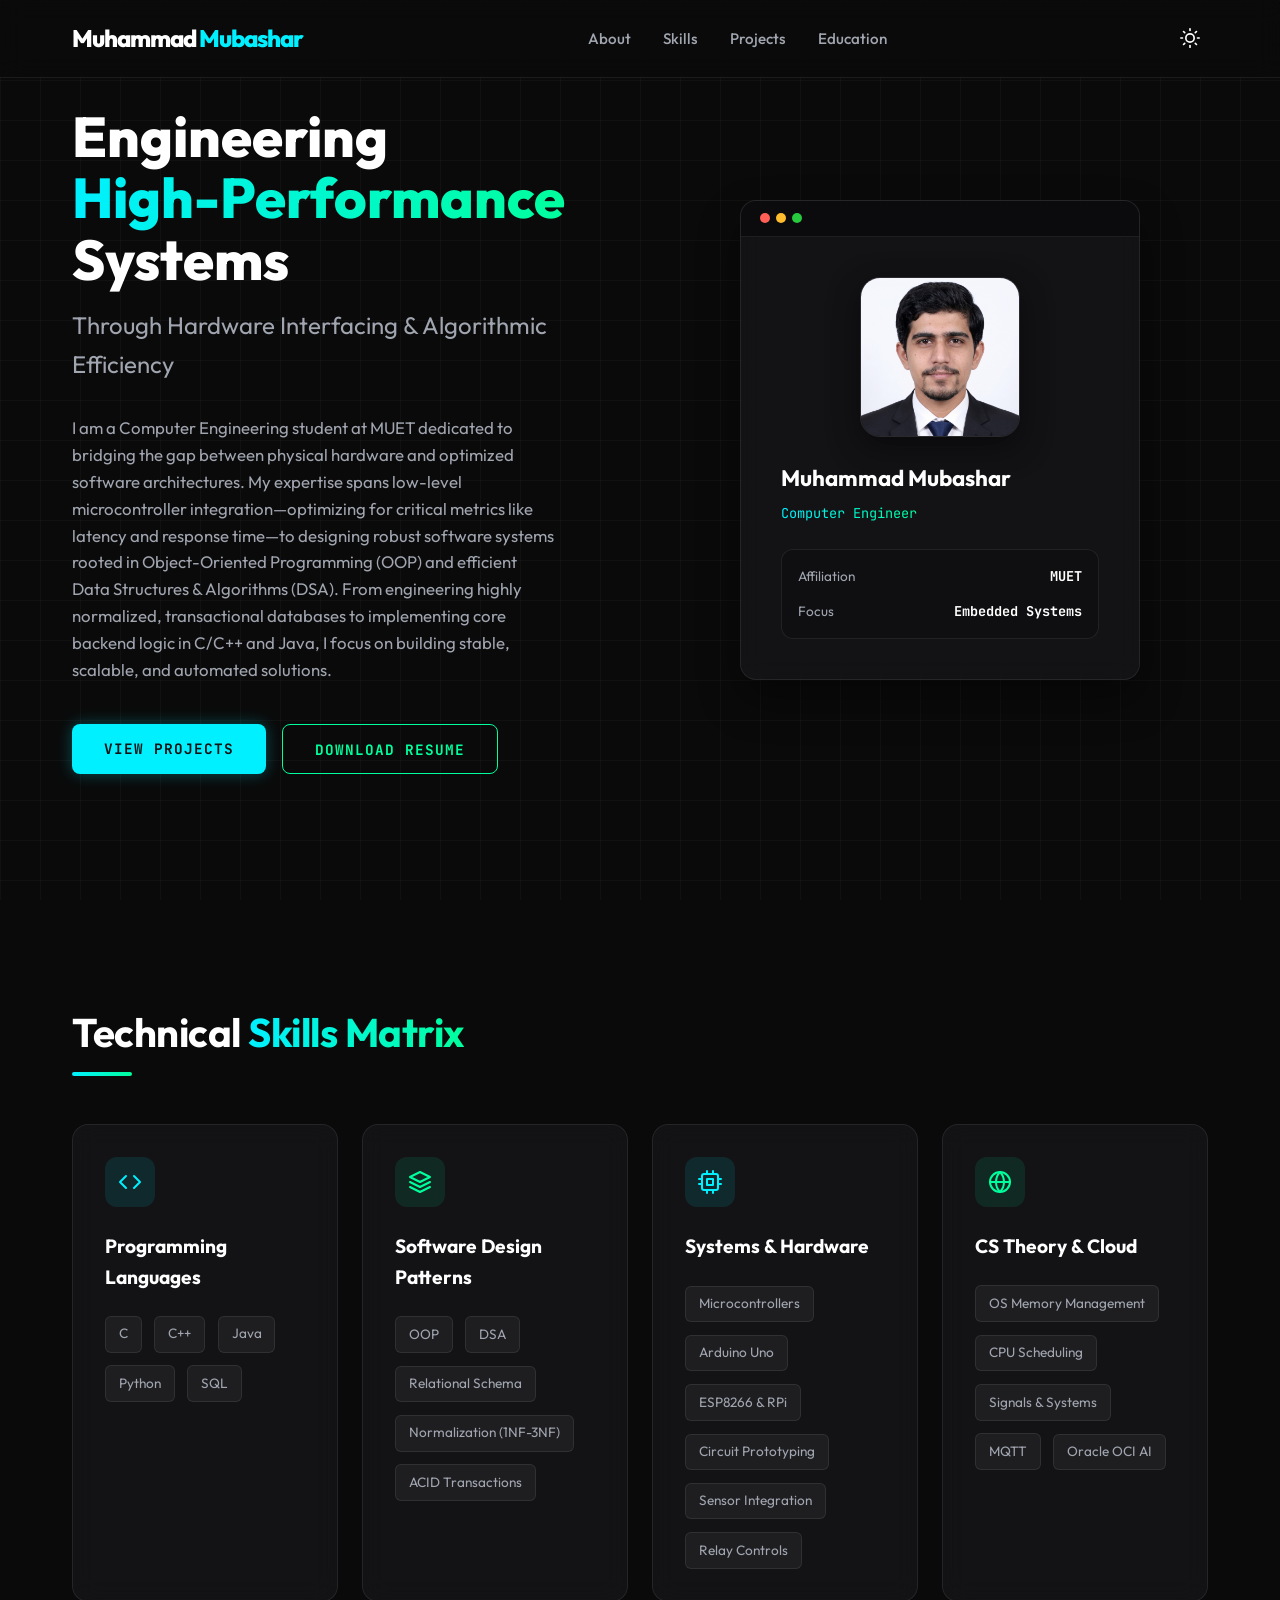
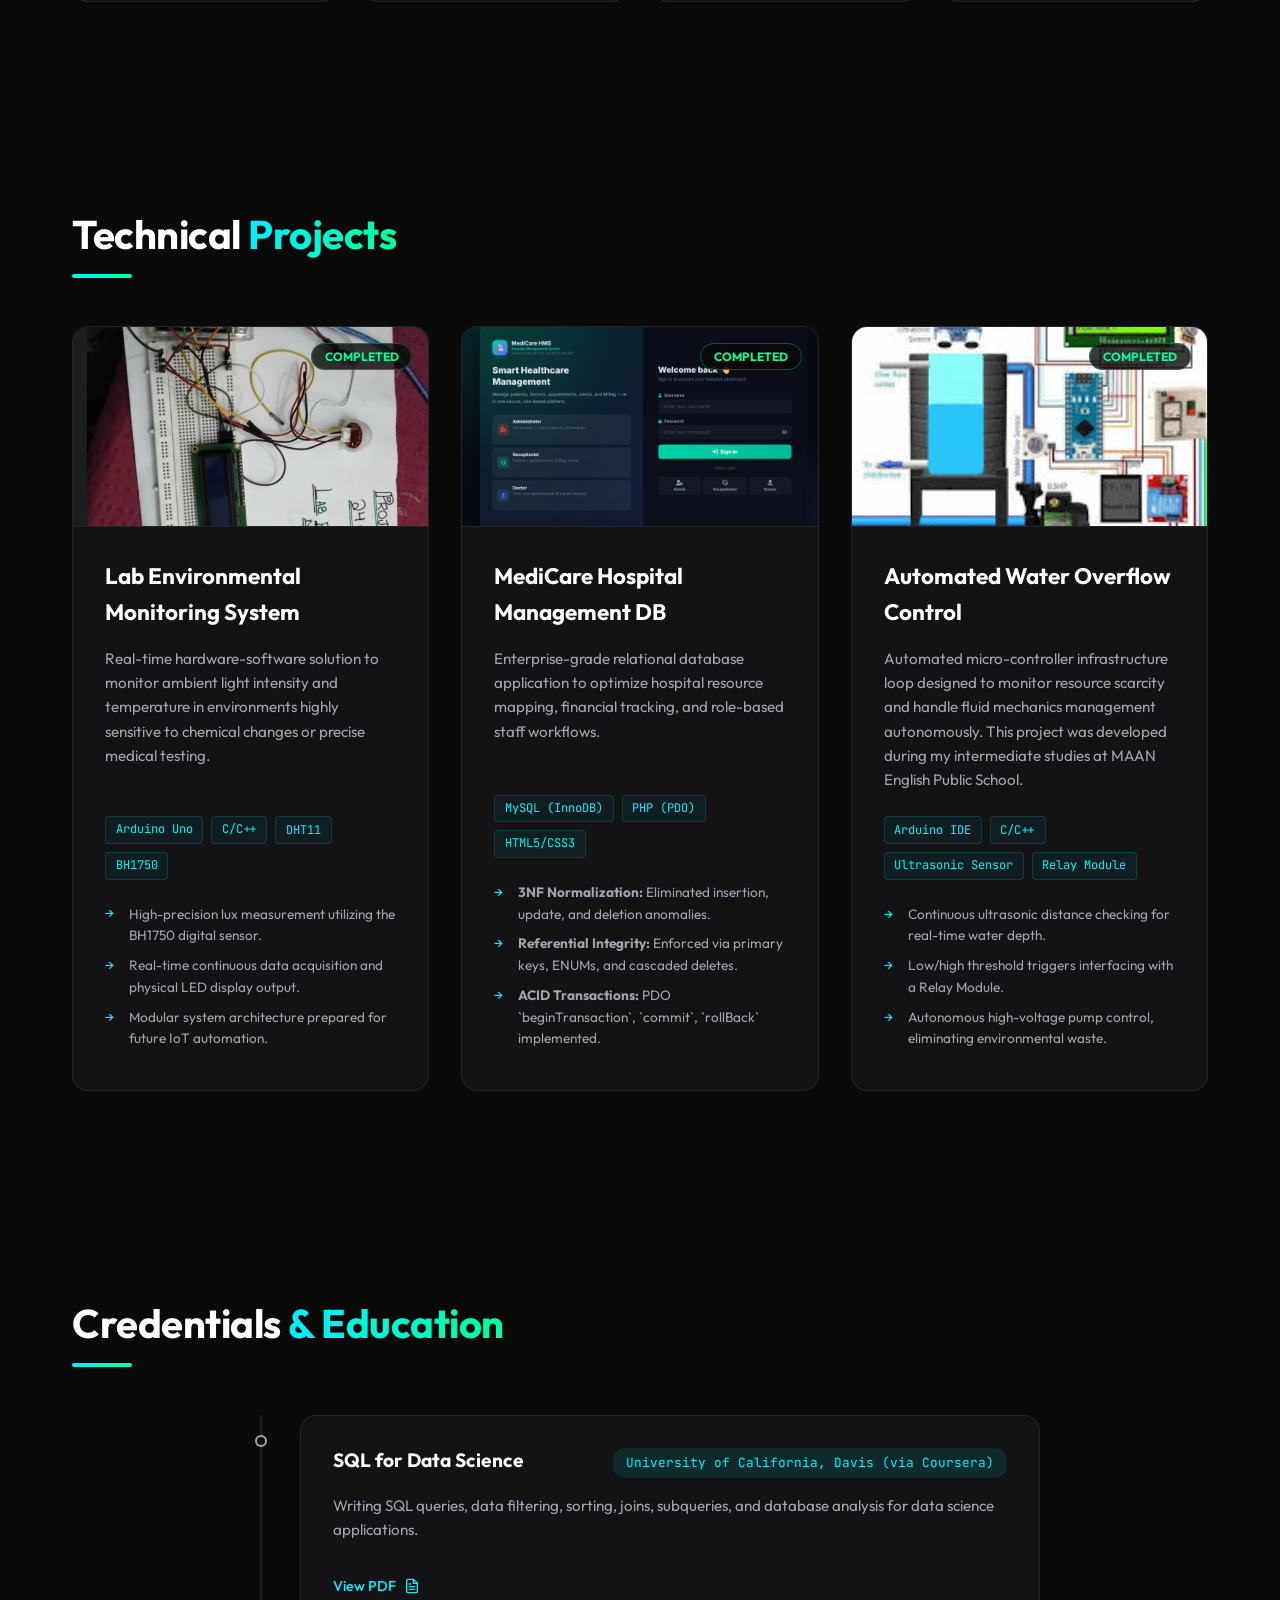
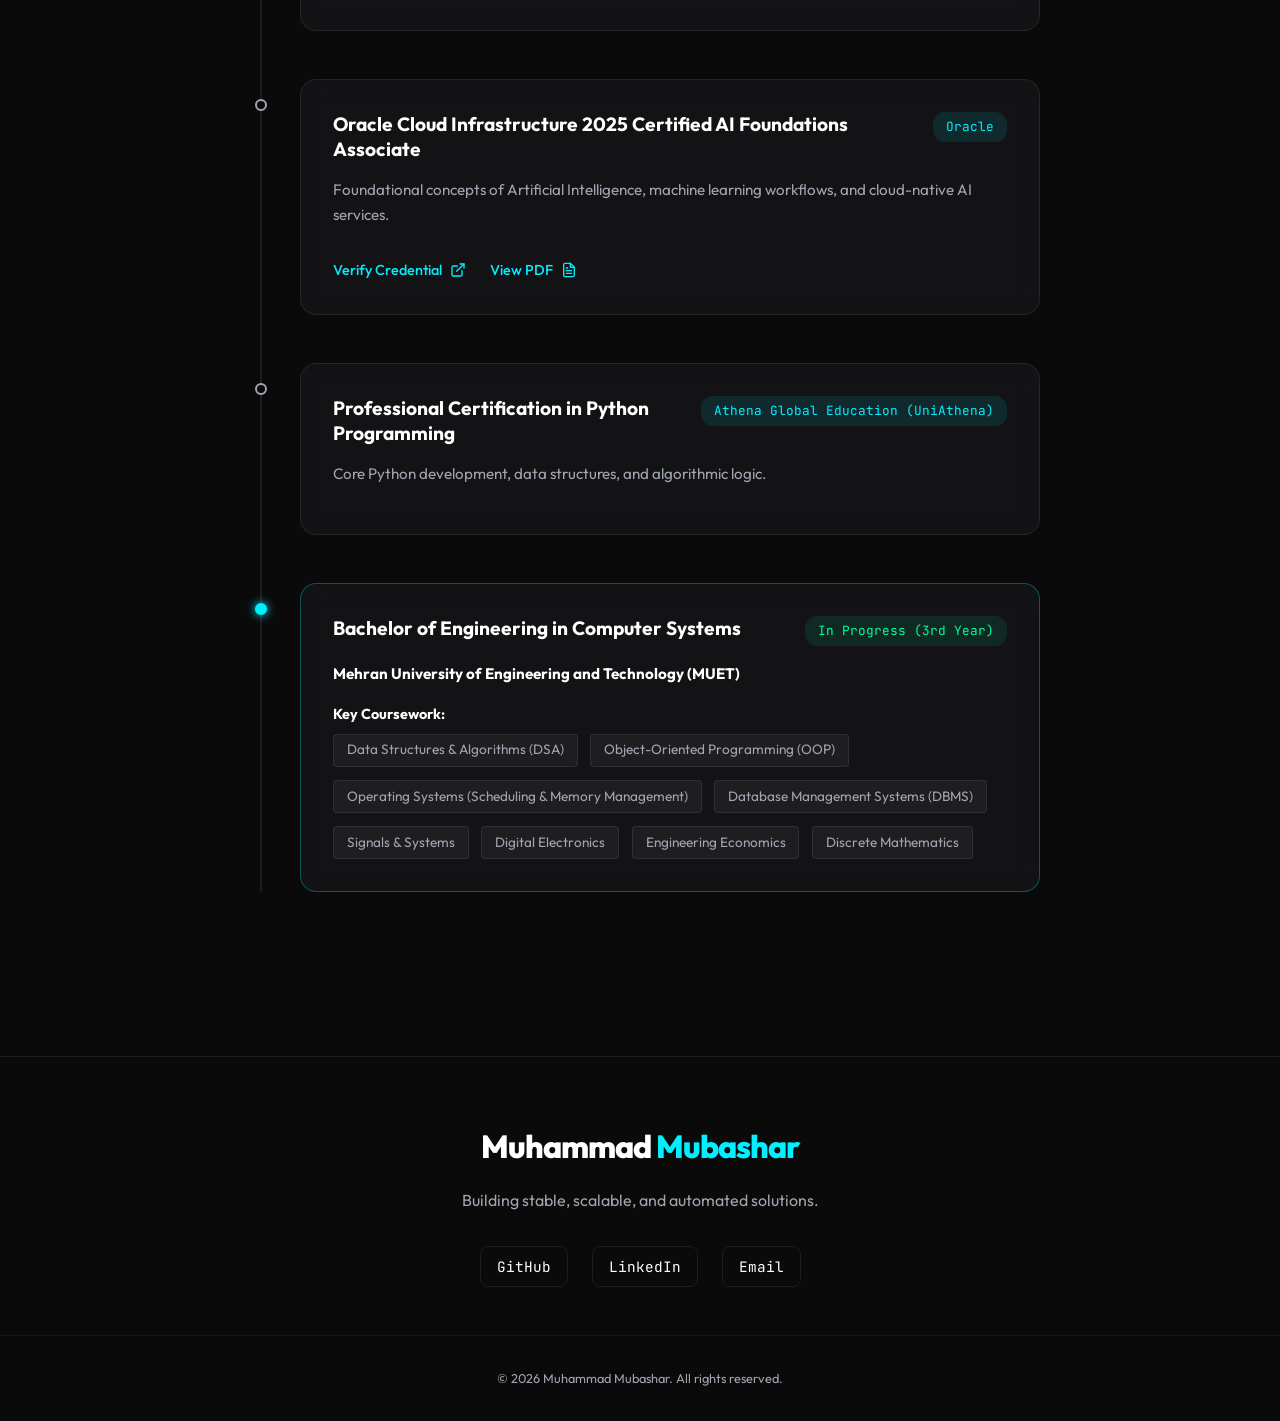
<file: index.html>
<!DOCTYPE html>
<html lang="en">
<head>
    <meta charset="UTF-8">
    <meta name="viewport" content="width=device-width, initial-scale=1.0">
    <title>Muhammad Mubashar | Computer Engineer</title>
    <meta name="description" content="Portfolio of Muhammad Mubashar, a Computer Engineering student specializing in embedded systems, OOP, DSA, and databases.">
    <link rel="preconnect" href="https://fonts.googleapis.com">
    <link rel="preconnect" href="https://fonts.gstatic.com" crossorigin>
    <link href="https://fonts.googleapis.com/css2?family=Outfit:wght@300;400;500;700;800&family=JetBrains+Mono:wght@400;700&display=swap" rel="stylesheet">
    <link rel="stylesheet" href="style.css">
</head>
<body>
    <div class="grid-overlay"></div>
    
    <nav class="navbar">
        <div class="nav-container">
            <a href="#" class="logo">Muhammad <span>Mubashar</span></a>
            <ul class="nav-links">
                <li><a href="#about">About</a></li>
                <li><a href="#skills">Skills</a></li>
                <li><a href="#projects">Projects</a></li>
                <li><a href="#education">Education</a></li>
            </ul>
            <div class="nav-controls">
                <button id="theme-toggle" class="theme-btn" aria-label="Toggle Theme">
                    <svg class="sun-icon" xmlns="http://www.w3.org/2000/svg" width="20" height="20" viewBox="0 0 24 24" fill="none" stroke="currentColor" stroke-width="2" stroke-linecap="round" stroke-linejoin="round"><circle cx="12" cy="12" r="5"></circle><line x1="12" y1="1" x2="12" y2="3"></line><line x1="12" y1="21" x2="12" y2="23"></line><line x1="4.22" y1="4.22" x2="5.64" y2="5.64"></line><line x1="18.36" y1="18.36" x2="19.78" y2="19.78"></line><line x1="1" y1="12" x2="3" y2="12"></line><line x1="21" y1="12" x2="23" y2="12"></line><line x1="4.22" y1="19.78" x2="5.64" y2="18.36"></line><line x1="18.36" y1="5.64" x2="19.78" y2="4.22"></line></svg>
                    <svg class="moon-icon" xmlns="http://www.w3.org/2000/svg" width="20" height="20" viewBox="0 0 24 24" fill="none" stroke="currentColor" stroke-width="2" stroke-linecap="round" stroke-linejoin="round" style="display: none;"><path d="M21 12.79A9 9 0 1 1 11.21 3 7 7 0 0 0 21 12.79z"></path></svg>
                </button>
                <div class="mobile-menu-btn">
                    <span></span>
                    <span></span>
                    <span></span>
                </div>
            </div>
        </div>
    </nav>

    <main>
        <!-- Hero Section -->
        <section id="about" class="hero section">
            <div class="container hero-content">
                <div class="hero-text">
                    <h1>Engineering <span class="text-gradient">High-Performance</span> Systems</h1>
                    <h2 class="subtitle">Through Hardware Interfacing & Algorithmic Efficiency</h2>
                    <p class="bio">
                        I am a Computer Engineering student at MUET dedicated to bridging the gap between physical hardware and optimized software architectures. My expertise spans low-level microcontroller integration—optimizing for critical metrics like latency and response time—to designing robust software systems rooted in Object-Oriented Programming (OOP) and efficient Data Structures & Algorithms (DSA). From engineering highly normalized, transactional databases to implementing core backend logic in C/C++ and Java, I focus on building stable, scalable, and automated solutions.
                    </p>
                    <div class="hero-actions">
                        <a href="#projects" class="btn btn-primary">View Projects</a>
                        <a href="My_Resume.pdf" class="btn btn-secondary" download>Download Resume</a>
                    </div>
                </div>
                <div class="hero-visual">
                    <div class="dashboard-id-card glass-panel">
                        <div class="id-header">
                            <div class="dot-group">
                                <span class="dot red"></span>
                                <span class="dot yellow"></span>
                                <span class="dot green"></span>
                            </div>
                        </div>
                        <div class="id-content">
                            <div class="id-photo-wrapper">
                                <img src="My photo.jpg" alt="Muhammad Mubashar" class="id-photo">
                            </div>
                            <div class="id-details">
                                <h3 class="id-name">Muhammad Mubashar</h3>
                                <p class="id-role text-gradient">Computer Engineer</p>
                                <div class="id-stats">
                                    <div class="stat-item">
                                        <span class="stat-label">Affiliation</span>
                                        <span class="stat-value">MUET</span>
                                    </div>
                                    <div class="stat-item">
                                        <span class="stat-label">Focus</span>
                                        <span class="stat-value">Embedded Systems</span>
                                    </div>
                                </div>
                            </div>
                        </div>
                    </div>
                </div>
            </div>
        </section>

        <!-- Technical Skills Matrix Section -->
        <section id="skills" class="skills section">
            <div class="container">
                <div class="section-header">
                    <h2 class="section-title">Technical <span class="text-gradient">Skills Matrix</span></h2>
                    <div class="header-line"></div>
                </div>
                <div class="skills-grid">
                    <div class="skill-category glass-panel">
                        <div class="category-icon">
                            <svg xmlns="http://www.w3.org/2000/svg" width="24" height="24" viewBox="0 0 24 24" fill="none" stroke="currentColor" stroke-width="2" stroke-linecap="round" stroke-linejoin="round"><polyline points="16 18 22 12 16 6"></polyline><polyline points="8 6 2 12 8 18"></polyline></svg>
                        </div>
                        <h3>Programming Languages</h3>
                        <div class="tags">
                            <span class="tag">C</span>
                            <span class="tag">C++</span>
                            <span class="tag">Java</span>
                            <span class="tag">Python</span>
                            <span class="tag">SQL</span>
                        </div>
                    </div>
                    
                    <div class="skill-category glass-panel">
                        <div class="category-icon">
                            <svg xmlns="http://www.w3.org/2000/svg" width="24" height="24" viewBox="0 0 24 24" fill="none" stroke="currentColor" stroke-width="2" stroke-linecap="round" stroke-linejoin="round"><polygon points="12 2 2 7 12 12 22 7 12 2"></polygon><polyline points="2 17 12 22 22 17"></polyline><polyline points="2 12 12 17 22 12"></polyline></svg>
                        </div>
                        <h3>Software Design Patterns</h3>
                        <div class="tags">
                            <span class="tag">OOP</span>
                            <span class="tag">DSA</span>
                            <span class="tag">Relational Schema</span>
                            <span class="tag">Normalization (1NF-3NF)</span>
                            <span class="tag">ACID Transactions</span>
                        </div>
                    </div>

                    <div class="skill-category glass-panel">
                        <div class="category-icon">
                            <svg xmlns="http://www.w3.org/2000/svg" width="24" height="24" viewBox="0 0 24 24" fill="none" stroke="currentColor" stroke-width="2" stroke-linecap="round" stroke-linejoin="round"><rect x="4" y="4" width="16" height="16" rx="2" ry="2"></rect><rect x="9" y="9" width="6" height="6"></rect><line x1="9" y1="1" x2="9" y2="4"></line><line x1="15" y1="1" x2="15" y2="4"></line><line x1="9" y1="20" x2="9" y2="23"></line><line x1="15" y1="20" x2="15" y2="23"></line><line x1="20" y1="9" x2="23" y2="9"></line><line x1="20" y1="14" x2="23" y2="14"></line><line x1="1" y1="9" x2="4" y2="9"></line><line x1="1" y1="14" x2="4" y2="14"></line></svg>
                        </div>
                        <h3>Systems & Hardware</h3>
                        <div class="tags">
                            <span class="tag">Microcontrollers</span>
                            <span class="tag">Arduino Uno</span>
                            <span class="tag">ESP8266 & RPi</span>
                            <span class="tag">Circuit Prototyping</span>
                            <span class="tag">Sensor Integration</span>
                            <span class="tag">Relay Controls</span>
                        </div>
                    </div>

                    <div class="skill-category glass-panel">
                        <div class="category-icon">
                            <svg xmlns="http://www.w3.org/2000/svg" width="24" height="24" viewBox="0 0 24 24" fill="none" stroke="currentColor" stroke-width="2" stroke-linecap="round" stroke-linejoin="round"><circle cx="12" cy="12" r="10"></circle><path d="M12 2a14.5 14.5 0 0 0 0 20 14.5 14.5 0 0 0 0-20"></path><path d="M2 12h20"></path></svg>
                        </div>
                        <h3>CS Theory & Cloud</h3>
                        <div class="tags">
                            <span class="tag">OS Memory Management</span>
                            <span class="tag">CPU Scheduling</span>
                            <span class="tag">Signals & Systems</span>
                            <span class="tag">MQTT</span>
                            <span class="tag">Oracle OCI AI</span>
                        </div>
                    </div>
                </div>
            </div>
        </section>

        <!-- Projects Section -->
        <section id="projects" class="projects section">
            <div class="container">
                <div class="section-header">
                    <h2 class="section-title">Technical <span class="text-gradient">Projects</span></h2>
                    <div class="header-line"></div>
                </div>
                
                <div class="projects-container">
                    <!-- Project 1 -->
                    <a href="project-lab-monitoring.html" target="_blank" class="project-card glass-panel" style="text-decoration: none; color: inherit;">
                        <div class="project-image-wrapper">
                            <img src="lab enviromental monitering system.png" alt="Lab Environmental Monitoring System" class="project-img">
                            <div class="project-overlay">
                                <span class="status-badge active">Completed</span>
                            </div>
                        </div>
                        <div class="project-content">
                            <h3>Lab Environmental Monitoring System</h3>
                            <p class="project-desc">Real-time hardware-software solution to monitor ambient light intensity and temperature in environments highly sensitive to chemical changes or precise medical testing.</p>
                            
                            <div class="tech-stack">
                                <span class="tech-item">Arduino Uno</span>
                                <span class="tech-item">C/C++</span>
                                <span class="tech-item">DHT11</span>
                                <span class="tech-item">BH1750</span>
                            </div>

                            <ul class="project-features">
                                <li>High-precision lux measurement utilizing the BH1750 digital sensor.</li>
                                <li>Real-time continuous data acquisition and physical LED display output.</li>
                                <li>Modular system architecture prepared for future IoT automation.</li>
                            </ul>
                        </div>
                    </a>

                    <!-- Project 2 -->
                    <a href="project-medicare-db.html" target="_blank" class="project-card glass-panel" style="text-decoration: none; color: inherit;">
                        <div class="project-image-wrapper">
                            <img src="medicare project photo.png" alt="MediCare Hospital Management DB" class="project-img">
                            <div class="project-overlay">
                                <span class="status-badge active">Completed</span>
                            </div>
                        </div>
                        <div class="project-content">
                            <h3>MediCare Hospital Management DB</h3>
                            <p class="project-desc">Enterprise-grade relational database application to optimize hospital resource mapping, financial tracking, and role-based staff workflows.</p>
                            
                            <div class="tech-stack">
                                <span class="tech-item">MySQL (InnoDB)</span>
                                <span class="tech-item">PHP (PDO)</span>
                                <span class="tech-item">HTML5/CSS3</span>
                            </div>

                            <ul class="project-features">
                                <li><strong>3NF Normalization:</strong> Eliminated insertion, update, and deletion anomalies.</li>
                                <li><strong>Referential Integrity:</strong> Enforced via primary keys, ENUMs, and cascaded deletes.</li>
                                <li><strong>ACID Transactions:</strong> PDO `beginTransaction`, `commit`, `rollBack` implemented.</li>
                            </ul>
                        </div>
                    </a>

                    <!-- Project 3 -->
                    <a href="project-water-overflow.html" target="_blank" class="project-card glass-panel" style="text-decoration: none; color: inherit;">
                        <div class="project-image-wrapper">
                            <img src="water monitering system project photo.jpg" alt="Automated Water Overflow Control System" class="project-img">
                            <div class="project-overlay">
                                <span class="status-badge active">Completed</span>
                            </div>
                        </div>
                        <div class="project-content">
                            <h3>Automated Water Overflow Control</h3>
                            <p class="project-desc">Automated micro-controller infrastructure loop designed to monitor resource scarcity and handle fluid mechanics management autonomously. This project was developed during my intermediate studies at MAAN English Public School.</p>
                            
                            <div class="tech-stack">
                                <span class="tech-item">Arduino IDE</span>
                                <span class="tech-item">C/C++</span>
                                <span class="tech-item">Ultrasonic Sensor</span>
                                <span class="tech-item">Relay Module</span>
                            </div>

                            <ul class="project-features">
                                <li>Continuous ultrasonic distance checking for real-time water depth.</li>
                                <li>Low/high threshold triggers interfacing with a Relay Module.</li>
                                <li>Autonomous high-voltage pump control, eliminating environmental waste.</li>
                            </ul>
                        </div>
                    </a>
                </div>
            </div>
        </section>

        <!-- Education & Certifications Section -->
        <section id="education" class="education section">
            <div class="container">
                <div class="section-header">
                    <h2 class="section-title">Credentials <span class="text-gradient">& Education</span></h2>
                    <div class="header-line"></div>
                </div>
                
                <div class="timeline-container">
                    <!-- Cert 1 -->
                    <div class="timeline-item">
                        <div class="timeline-dot"></div>
                        <div class="timeline-content glass-panel">
                            <div class="cert-header">
                                <h3>SQL for Data Science</h3>
                                <span class="issuer">University of California, Davis (via Coursera)</span>
                            </div>
                            <p>Writing SQL queries, data filtering, sorting, joins, subqueries, and database analysis for data science applications.</p>
                            <a href="Certification_SQL.pdf" target="_blank" class="verify-link">
                                View PDF <svg xmlns="http://www.w3.org/2000/svg" width="16" height="16" viewBox="0 0 24 24" fill="none" stroke="currentColor" stroke-width="2" stroke-linecap="round" stroke-linejoin="round"><path d="M14 2H6a2 2 0 0 0-2 2v16a2 2 0 0 0 2 2h12a2 2 0 0 0 2-2V8z"></path><polyline points="14 2 14 8 20 8"></polyline><line x1="16" y1="13" x2="8" y2="13"></line><line x1="16" y1="17" x2="8" y2="17"></line><polyline points="10 9 9 9 8 9"></polyline></svg>
                            </a>
                        </div>
                    </div>

                    <!-- Cert 2 -->
                    <div class="timeline-item">
                        <div class="timeline-dot"></div>
                        <div class="timeline-content glass-panel">
                            <div class="cert-header">
                                <h3>Oracle Cloud Infrastructure 2025 Certified AI Foundations Associate</h3>
                                <span class="issuer">Oracle</span>
                            </div>
                            <p>Foundational concepts of Artificial Intelligence, machine learning workflows, and cloud-native AI services.</p>
                            <div style="display: flex; gap: 1.5rem; flex-wrap: wrap;">
                                <a href="https://catalog-education.oracle.com/pls/certview/sharebadge?id=30176333BA12218A2E030901194FE4BBE606DA3B40A0A614B5DA1D1198F196D3" target="_blank" class="verify-link">
                                    Verify Credential <svg xmlns="http://www.w3.org/2000/svg" width="16" height="16" viewBox="0 0 24 24" fill="none" stroke="currentColor" stroke-width="2" stroke-linecap="round" stroke-linejoin="round"><path d="M18 13v6a2 2 0 0 1-2 2H5a2 2 0 0 1-2-2V8a2 2 0 0 1 2-2h6"></path><polyline points="15 3 21 3 21 9"></polyline><line x1="10" y1="14" x2="21" y2="3"></line></svg>
                                </a>
                                <a href="Certification_Oracle.pdf" target="_blank" class="verify-link">
                                    View PDF <svg xmlns="http://www.w3.org/2000/svg" width="16" height="16" viewBox="0 0 24 24" fill="none" stroke="currentColor" stroke-width="2" stroke-linecap="round" stroke-linejoin="round"><path d="M14 2H6a2 2 0 0 0-2 2v16a2 2 0 0 0 2 2h12a2 2 0 0 0 2-2V8z"></path><polyline points="14 2 14 8 20 8"></polyline><line x1="16" y1="13" x2="8" y2="13"></line><line x1="16" y1="17" x2="8" y2="17"></line><polyline points="10 9 9 9 8 9"></polyline></svg>
                                </a>
                            </div>
                        </div>
                    </div>

                    <!-- Cert 3 -->
                    <div class="timeline-item">
                        <div class="timeline-dot"></div>
                        <div class="timeline-content glass-panel">
                            <div class="cert-header">
                                <h3>Professional Certification in Python Programming</h3>
                                <span class="issuer">Athena Global Education (UniAthena)</span>
                            </div>
                            <p>Core Python development, data structures, and algorithmic logic.</p>
                        </div>
                    </div>

                    <!-- Education -->
                    <div class="timeline-item">
                        <div class="timeline-dot highlight-dot"></div>
                        <div class="timeline-content glass-panel highlight-panel">
                            <div class="cert-header">
                                <h3>Bachelor of Engineering in Computer Systems</h3>
                                <span class="issuer status-in-progress">In Progress (3rd Year)</span>
                            </div>
                            <p class="institution-name">Mehran University of Engineering and Technology (MUET)</p>
                            <div class="coursework">
                                <strong>Key Coursework:</strong>
                                <ul>
                                    <li>Data Structures & Algorithms (DSA)</li>
                                    <li>Object-Oriented Programming (OOP)</li>
                                    <li>Operating Systems (Scheduling & Memory Management)</li>
                                    <li>Database Management Systems (DBMS)</li>
                                    <li>Signals & Systems</li>
                                    <li>Digital Electronics</li>
                                    <li>Engineering Economics</li>
                                    <li>Discrete Mathematics</li>
                                </ul>
                            </div>
                        </div>
                    </div>
                </div>
            </div>
        </section>
    </main>

    <footer class="footer">
        <div class="container footer-content">
            <div class="footer-logo">
                Muhammad <span>Mubashar</span>
            </div>
            <p class="footer-text">Building stable, scalable, and automated solutions.</p>
            <div class="footer-socials">
                <a href="https://github.com/mhussain786360" target="_blank" class="social-icon">GitHub</a>
                <a href="https://linkedin.com/in/muhammadmubashar2456" target="_blank" class="social-icon">LinkedIn</a>
                <a href="mailto:hussainmubashar110@gmail.com" class="social-icon">Email</a>
            </div>
        </div>
        <div class="footer-bottom">
            <p>&copy; 2026 Muhammad Mubashar. All rights reserved.</p>
        </div>
    </footer>

    <script src="script.js"></script>
</body>
</html>
</file>
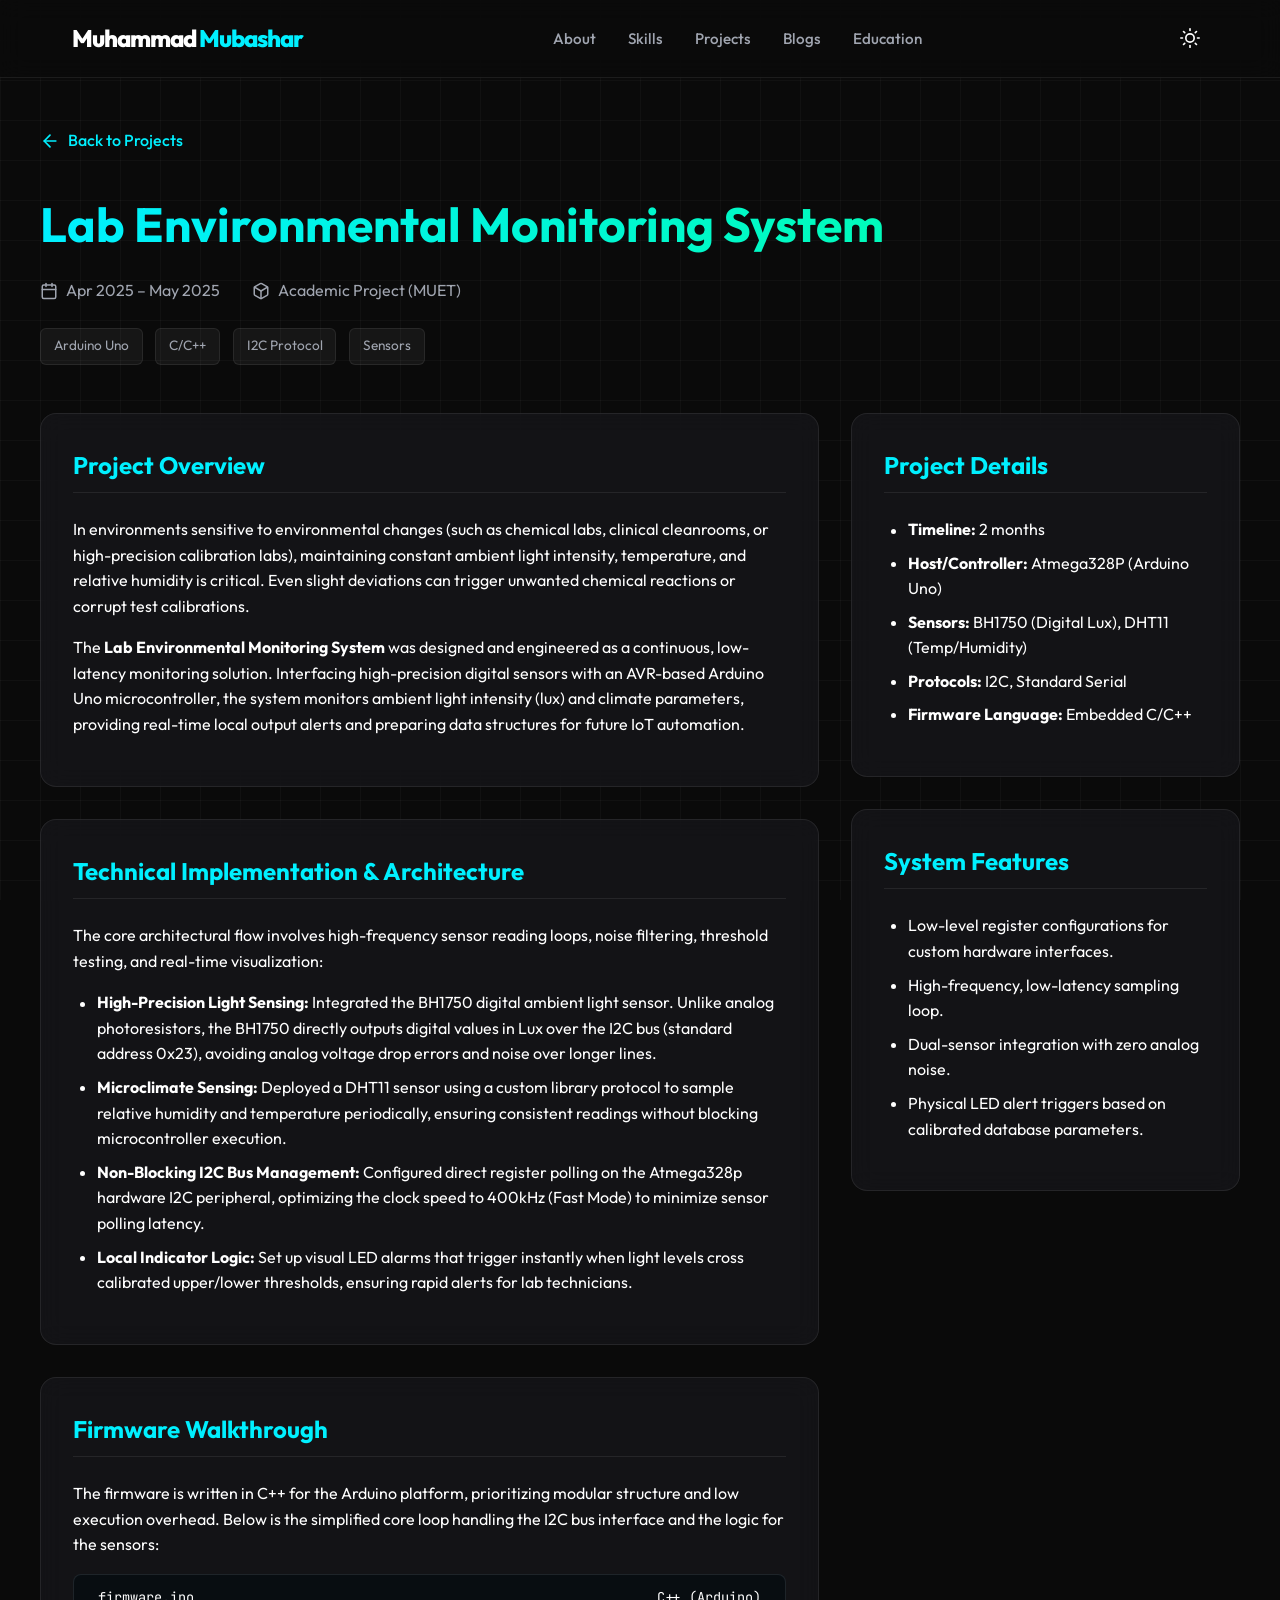
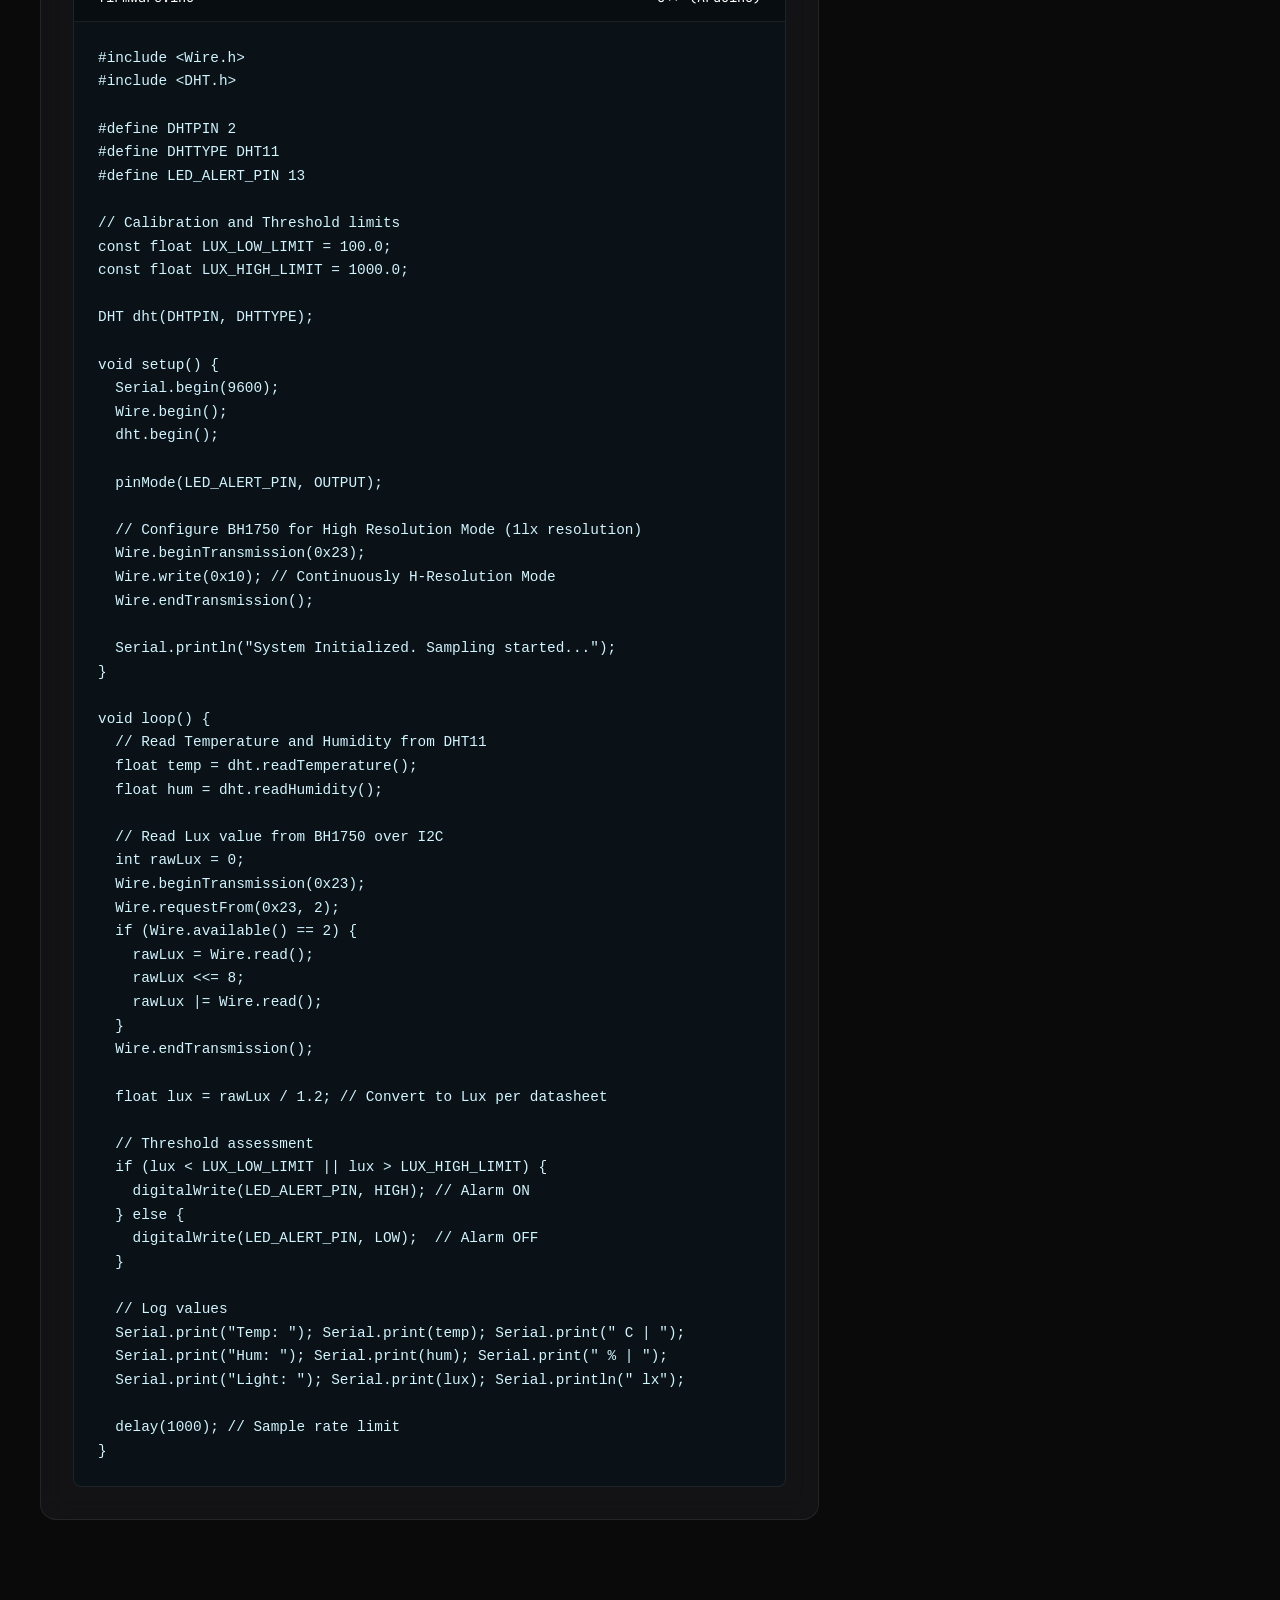
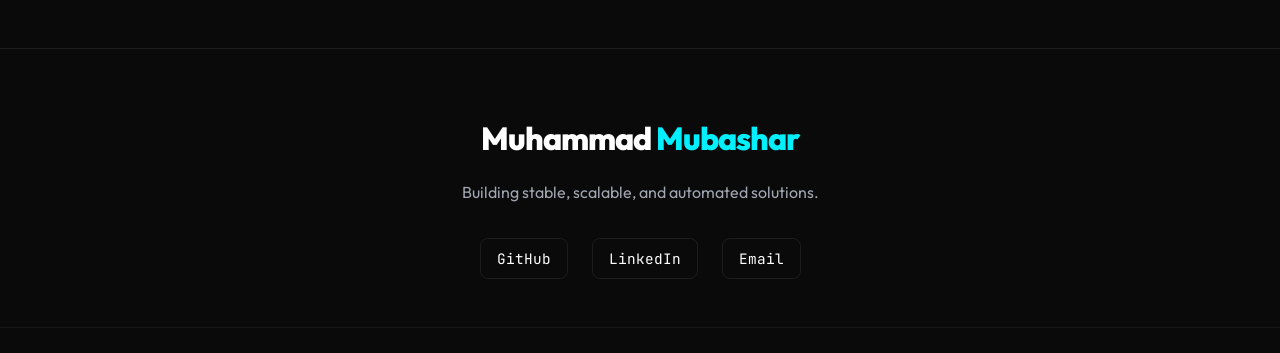
<file: project-lab-monitoring.html>
<!DOCTYPE html>
<html lang="en">
<head>
    <meta charset="UTF-8">
    <meta name="viewport" content="width=device-width, initial-scale=1.0">
    <title>Lab Environmental Monitoring System | Muhammad Mubashar</title>
    <meta name="description" content="Technical details and implementation walkthrough of the Lab Environmental Monitoring System.">
    <link rel="preconnect" href="https://fonts.googleapis.com">
    <link rel="preconnect" href="https://fonts.gstatic.com" crossorigin>
    <link href="https://fonts.googleapis.com/css2?family=Outfit:wght@300;400;500;700;800&family=JetBrains+Mono:wght@400;700&display=swap" rel="stylesheet">
    <link rel="stylesheet" href="style.css">
    <style>
        .project-detail-section {
            padding: 8rem 0 4rem;
        }
        .back-link {
            display: inline-flex;
            align-items: center;
            gap: 0.5rem;
            color: var(--accent-blue);
            text-decoration: none;
            font-weight: 500;
            margin-bottom: 2rem;
            transition: var(--transition);
        }
        .back-link:hover {
            transform: translateX(-5px);
            color: var(--accent-green);
        }
        .project-header {
            margin-bottom: 3rem;
        }
        .project-title {
            font-size: 3rem;
            margin-bottom: 1rem;
        }
        .project-meta-info {
            display: flex;
            gap: 2rem;
            color: var(--text-muted);
            font-size: 1rem;
            margin-bottom: 1.5rem;
            flex-wrap: wrap;
        }
        .meta-item {
            display: flex;
            align-items: center;
            gap: 0.5rem;
        }
        .project-layout {
            display: grid;
            grid-template-columns: 2fr 1fr;
            gap: 2rem;
        }
        @media (max-width: 992px) {
            .project-layout {
                grid-template-columns: 1fr;
            }
        }
        .main-info {
            display: flex;
            flex-direction: column;
            gap: 2rem;
        }
        .sidebar {
            display: flex;
            flex-direction: column;
            gap: 2rem;
        }
        .info-card {
            padding: 2rem;
        }
        .info-card h3 {
            font-size: 1.5rem;
            margin-bottom: 1.5rem;
            border-bottom: 1px solid var(--border-subtle);
            padding-bottom: 0.5rem;
            color: var(--accent-blue);
        }
        .info-card p {
            margin-bottom: 1rem;
            line-height: 1.6;
        }
        .info-card ul {
            margin-left: 1.5rem;
            margin-bottom: 1rem;
        }
        .info-card li {
            margin-bottom: 0.5rem;
            line-height: 1.6;
        }
        .code-header {
            display: flex;
            justify-content: space-between;
            align-items: center;
            background: rgba(0, 0, 0, 0.2);
            padding: 0.75rem 1.5rem;
            border-top-left-radius: 8px;
            border-top-right-radius: 8px;
            border-bottom: 1px solid var(--border-subtle);
            font-family: var(--font-mono);
            font-size: 0.85rem;
        }
        .code-container {
            background: rgba(1, 18, 28, 0.4);
            border-radius: 8px;
            border: 1px solid var(--border-subtle);
            overflow: hidden;
            margin-top: 1rem;
        }
        .code-block {
            margin: 0;
            padding: 1.5rem;
            overflow-x: auto;
            font-family: var(--font-mono);
            font-size: 0.9rem;
            line-height: 1.5;
            background: transparent;
            color: #d1f4ff;
        }
    </style>
</head>
<body>
    <div class="grid-overlay"></div>
    
    <nav class="navbar">
        <div class="nav-container">
            <a href="index.html" class="logo">Muhammad <span>Mubashar</span></a>
            <ul class="nav-links">
                <li><a href="index.html#about">About</a></li>
                <li><a href="index.html#skills">Skills</a></li>
                <li><a href="index.html#projects">Projects</a></li>
                <li><a href="index.html#blogs">Blogs</a></li>
                <li><a href="index.html#education">Education</a></li>
            </ul>
            <div class="nav-controls">
                <button id="theme-toggle" class="theme-btn" aria-label="Toggle Theme">
                    <svg class="sun-icon" xmlns="http://www.w3.org/2000/svg" width="20" height="20" viewBox="0 0 24 24" fill="none" stroke="currentColor" stroke-width="2" stroke-linecap="round" stroke-linejoin="round"><circle cx="12" cy="12" r="5"></circle><line x1="12" y1="1" x2="12" y2="3"></line><line x1="12" y1="21" x2="12" y2="23"></line><line x1="4.22" y1="4.22" x2="5.64" y2="5.64"></line><line x1="18.36" y1="18.36" x2="19.78" y2="19.78"></line><line x1="1" y1="12" x2="3" y2="12"></line><line x1="21" y1="12" x2="23" y2="12"></line><line x1="4.22" y1="19.78" x2="5.64" y2="18.36"></line><line x1="18.36" y1="5.64" x2="19.78" y2="4.22"></line></svg>
                    <svg class="moon-icon" xmlns="http://www.w3.org/2000/svg" width="20" height="20" viewBox="0 0 24 24" fill="none" stroke="currentColor" stroke-width="2" stroke-linecap="round" stroke-linejoin="round" style="display: none;"><path d="M21 12.79A9 9 0 1 1 11.21 3 7 7 0 0 0 21 12.79z"></path></svg>
                </button>
                <div class="mobile-menu-btn">
                    <span></span>
                    <span></span>
                    <span></span>
                </div>
            </div>
        </div>
    </nav>

    <main class="container project-detail-section">
        <a href="index.html#projects" class="back-link">
            <svg xmlns="http://www.w3.org/2000/svg" width="20" height="20" viewBox="0 0 24 24" fill="none" stroke="currentColor" stroke-width="2" stroke-linecap="round" stroke-linejoin="round"><line x1="19" y1="12" x2="5" y2="12"></line><polyline points="12 19 5 12 12 5"></polyline></svg>
            Back to Projects
        </a>

        <div class="project-header">
            <h1 class="project-title text-gradient">Lab Environmental Monitoring System</h1>
            <div class="project-meta-info">
                <div class="meta-item">
                    <svg xmlns="http://www.w3.org/2000/svg" width="18" height="18" viewBox="0 0 24 24" fill="none" stroke="currentColor" stroke-width="2" stroke-linecap="round" stroke-linejoin="round"><rect x="3" y="4" width="18" height="18" rx="2" ry="2"></rect><line x1="16" y1="2" x2="16" y2="6"></line><line x1="8" y1="2" x2="8" y2="6"></line><line x1="3" y1="10" x2="21" y2="10"></line></svg>
                    <span>Apr 2025 – May 2025</span>
                </div>
                <div class="meta-item">
                    <svg xmlns="http://www.w3.org/2000/svg" width="18" height="18" viewBox="0 0 24 24" fill="none" stroke="currentColor" stroke-width="2" stroke-linecap="round" stroke-linejoin="round"><path d="M21 16V8a2 2 0 0 0-1-1.73l-7-4a2 2 0 0 0-2 0l-7 4A2 2 0 0 0 3 8v8a2 2 0 0 0 1 1.73l7 4a2 2 0 0 0 2 0l7-4A2 2 0 0 0 21 16z"></path><polyline points="3.27 6.96 12 12.01 20.73 6.96"></polyline><line x1="12" y1="22.08" x2="12" y2="12"></line></svg>
                    <span>Academic Project (MUET)</span>
                </div>
            </div>
            <div class="tags">
                <span class="tag">Arduino Uno</span>
                <span class="tag">C/C++</span>
                <span class="tag">I2C Protocol</span>
                <span class="tag">Sensors</span>
            </div>
        </div>

        <div class="project-layout">
            <div class="main-info">
                <div class="info-card glass-panel">
                    <h3>Project Overview</h3>
                    <p>
                        In environments sensitive to environmental changes (such as chemical labs, clinical cleanrooms, or high-precision calibration labs), maintaining constant ambient light intensity, temperature, and relative humidity is critical. Even slight deviations can trigger unwanted chemical reactions or corrupt test calibrations.
                    </p>
                    <p>
                        The <strong>Lab Environmental Monitoring System</strong> was designed and engineered as a continuous, low-latency monitoring solution. Interfacing high-precision digital sensors with an AVR-based Arduino Uno microcontroller, the system monitors ambient light intensity (lux) and climate parameters, providing real-time local output alerts and preparing data structures for future IoT automation.
                    </p>
                </div>

                <div class="info-card glass-panel">
                    <h3>Technical Implementation & Architecture</h3>
                    <p>
                        The core architectural flow involves high-frequency sensor reading loops, noise filtering, threshold testing, and real-time visualization:
                    </p>
                    <ul>
                        <li><strong>High-Precision Light Sensing:</strong> Integrated the BH1750 digital ambient light sensor. Unlike analog photoresistors, the BH1750 directly outputs digital values in Lux over the I2C bus (standard address 0x23), avoiding analog voltage drop errors and noise over longer lines.</li>
                        <li><strong>Microclimate Sensing:</strong> Deployed a DHT11 sensor using a custom library protocol to sample relative humidity and temperature periodically, ensuring consistent readings without blocking microcontroller execution.</li>
                        <li><strong>Non-Blocking I2C Bus Management:</strong> Configured direct register polling on the Atmega328p hardware I2C peripheral, optimizing the clock speed to 400kHz (Fast Mode) to minimize sensor polling latency.</li>
                        <li><strong>Local Indicator Logic:</strong> Set up visual LED alarms that trigger instantly when light levels cross calibrated upper/lower thresholds, ensuring rapid alerts for lab technicians.</li>
                    </ul>
                </div>

                <div class="info-card glass-panel">
                    <h3>Firmware Walkthrough</h3>
                    <p>
                        The firmware is written in C++ for the Arduino platform, prioritizing modular structure and low execution overhead. Below is the simplified core loop handling the I2C bus interface and the logic for the sensors:
                    </p>
                    <div class="code-container">
                        <div class="code-header">
                            <span>firmware.ino</span>
                            <span>C++ (Arduino)</span>
                        </div>
                        <pre class="code-block"><code>#include &lt;Wire.h&gt;
#include &lt;DHT.h&gt;

#define DHTPIN 2
#define DHTTYPE DHT11
#define LED_ALERT_PIN 13

// Calibration and Threshold limits
const float LUX_LOW_LIMIT = 100.0; 
const float LUX_HIGH_LIMIT = 1000.0;

DHT dht(DHTPIN, DHTTYPE);

void setup() {
  Serial.begin(9600);
  Wire.begin();
  dht.begin();
  
  pinMode(LED_ALERT_PIN, OUTPUT);
  
  // Configure BH1750 for High Resolution Mode (1lx resolution)
  Wire.beginTransmission(0x23);
  Wire.write(0x10); // Continuously H-Resolution Mode
  Wire.endTransmission();
  
  Serial.println("System Initialized. Sampling started...");
}

void loop() {
  // Read Temperature and Humidity from DHT11
  float temp = dht.readTemperature();
  float hum = dht.readHumidity();

  // Read Lux value from BH1750 over I2C
  int rawLux = 0;
  Wire.beginTransmission(0x23);
  Wire.requestFrom(0x23, 2);
  if (Wire.available() == 2) {
    rawLux = Wire.read();
    rawLux <<= 8;
    rawLux |= Wire.read();
  }
  Wire.endTransmission();
  
  float lux = rawLux / 1.2; // Convert to Lux per datasheet
  
  // Threshold assessment
  if (lux < LUX_LOW_LIMIT || lux > LUX_HIGH_LIMIT) {
    digitalWrite(LED_ALERT_PIN, HIGH); // Alarm ON
  } else {
    digitalWrite(LED_ALERT_PIN, LOW);  // Alarm OFF
  }

  // Log values
  Serial.print("Temp: "); Serial.print(temp); Serial.print(" C | ");
  Serial.print("Hum: "); Serial.print(hum); Serial.print(" % | ");
  Serial.print("Light: "); Serial.print(lux); Serial.println(" lx");

  delay(1000); // Sample rate limit
}</code></pre>
                    </div>
                </div>
            </div>

            <div class="sidebar">
                <div class="info-card glass-panel">
                    <h3>Project Details</h3>
                    <ul>
                        <li><strong>Timeline:</strong> 2 months</li>
                        <li><strong>Host/Controller:</strong> Atmega328P (Arduino Uno)</li>
                        <li><strong>Sensors:</strong> BH1750 (Digital Lux), DHT11 (Temp/Humidity)</li>
                        <li><strong>Protocols:</strong> I2C, Standard Serial</li>
                        <li><strong>Firmware Language:</strong> Embedded C/C++</li>
                    </ul>
                </div>

                <div class="info-card glass-panel">
                    <h3>System Features</h3>
                    <ul>
                        <li>Low-level register configurations for custom hardware interfaces.</li>
                        <li>High-frequency, low-latency sampling loop.</li>
                        <li>Dual-sensor integration with zero analog noise.</li>
                        <li>Physical LED alert triggers based on calibrated database parameters.</li>
                    </ul>
                </div>
            </div>
        </div>
    </main>

    <footer class="footer">
        <div class="container footer-content">
            <div class="footer-logo">
                Muhammad <span>Mubashar</span>
            </div>
            <p class="footer-text">Building stable, scalable, and automated solutions.</p>
            <div class="footer-socials">
                <a href="https://github.com/mhussain786360" target="_blank" class="social-icon">GitHub</a>
                <a href="https://linkedin.com/in/muhammadmubashar2456" target="_blank" class="social-icon">LinkedIn</a>
                <a href="mailto:hussainmubashar110@gmail.com" class="social-icon">Email</a>
            </div>
        </div>
        <div class="footer-bottom">
            <p>&copy; 2026 Muhammad Mubashar. All rights reserved.</p>
        </div>
    </footer>

    <script src="script.js"></script>
</body>
</html>
</file>
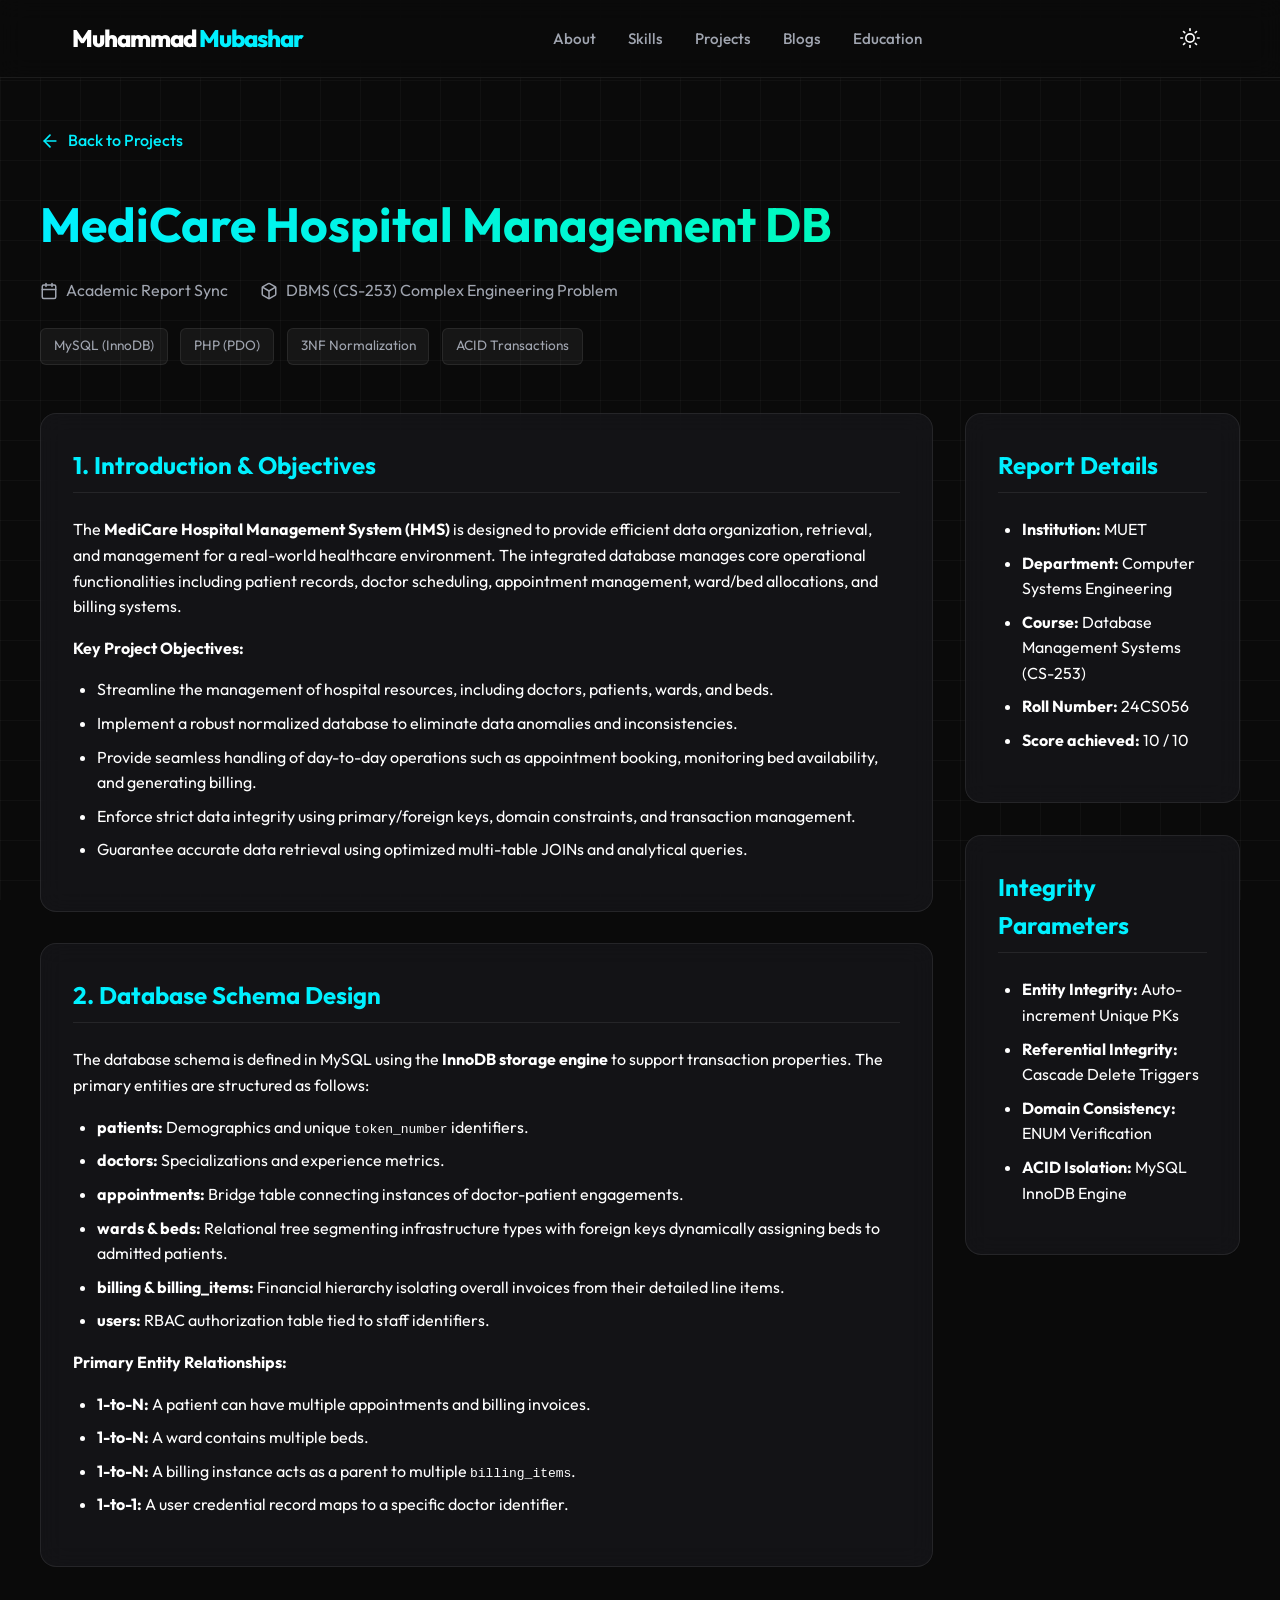
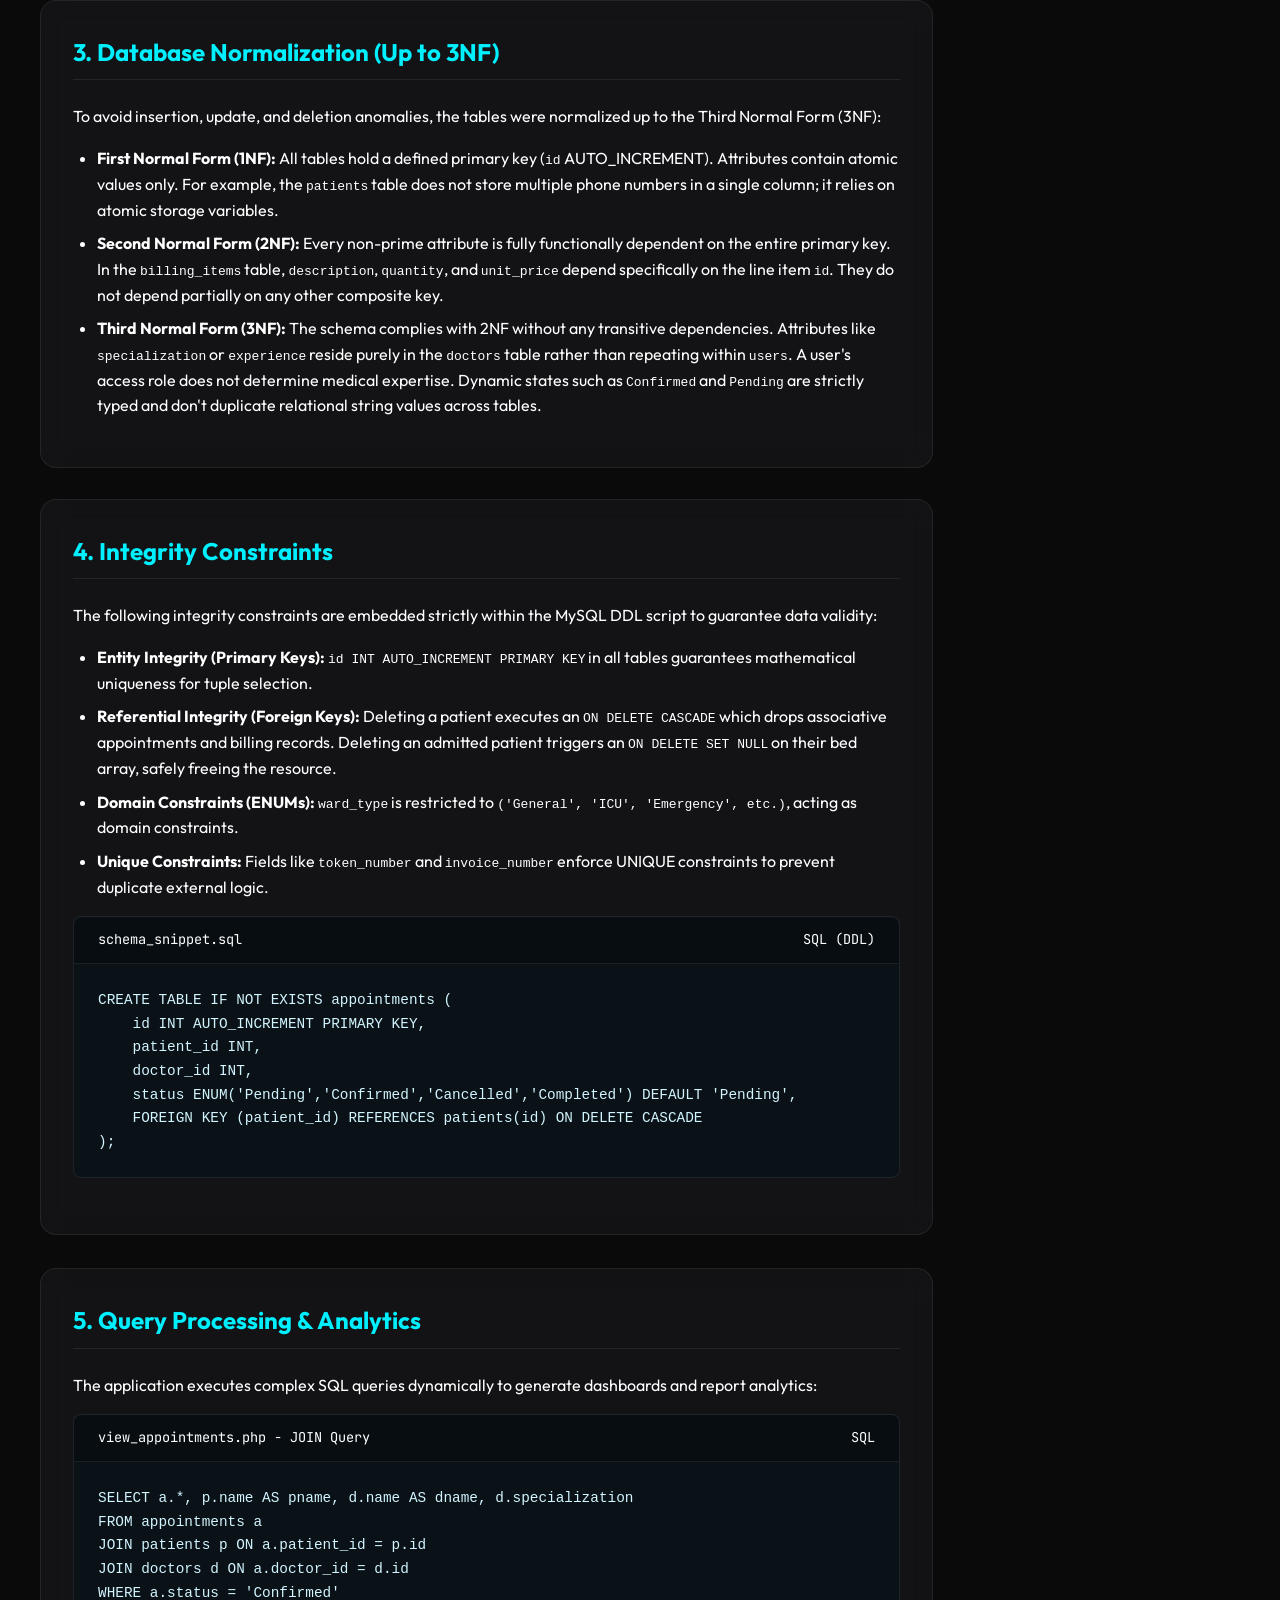
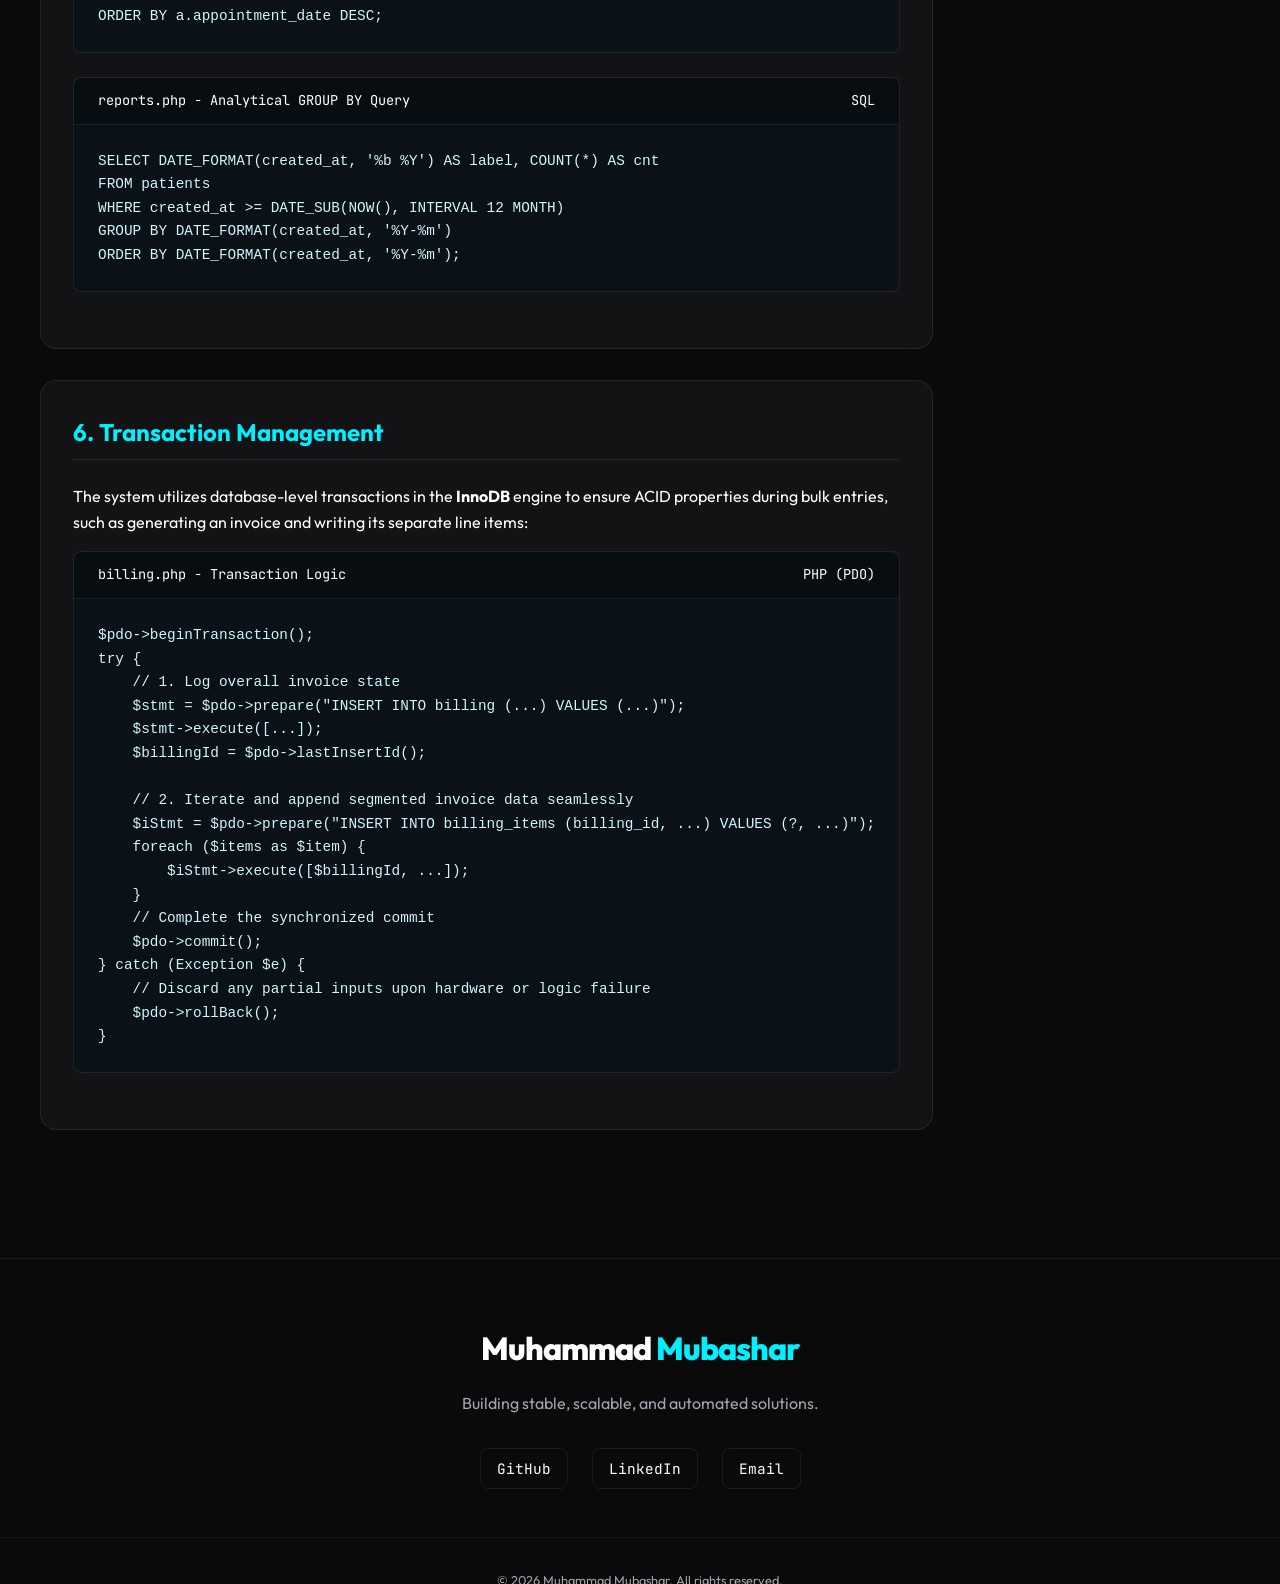
<file: project-medicare-db.html>
<!DOCTYPE html>
<html lang="en">
<head>
    <meta charset="UTF-8">
    <meta name="viewport" content="width=device-width, initial-scale=1.0">
    <title>MediCare Hospital Management DB | Muhammad Mubashar</title>
    <meta name="description" content="Technical database design, normalization, constraints, and transactions walkthrough of the MediCare HMS system.">
    <link rel="preconnect" href="https://fonts.googleapis.com">
    <link rel="preconnect" href="https://fonts.gstatic.com" crossorigin>
    <link href="https://fonts.googleapis.com/css2?family=Outfit:wght@300;400;500;700;800&family=JetBrains+Mono:wght@400;700&display=swap" rel="stylesheet">
    <link rel="stylesheet" href="style.css">
    <style>
        .project-detail-section {
            padding: 8rem 0 4rem;
        }
        .back-link {
            display: inline-flex;
            align-items: center;
            gap: 0.5rem;
            color: var(--accent-blue);
            text-decoration: none;
            font-weight: 500;
            margin-bottom: 2rem;
            transition: var(--transition);
        }
        .back-link:hover {
            transform: translateX(-5px);
            color: var(--accent-green);
        }
        .project-header {
            margin-bottom: 3rem;
        }
        .project-title {
            font-size: 3rem;
            margin-bottom: 1rem;
        }
        .project-meta-info {
            display: flex;
            gap: 2rem;
            color: var(--text-muted);
            font-size: 1rem;
            margin-bottom: 1.5rem;
            flex-wrap: wrap;
        }
        .meta-item {
            display: flex;
            align-items: center;
            gap: 0.5rem;
        }
        .project-layout {
            display: grid;
            grid-template-columns: 2fr 1fr;
            gap: 2rem;
        }
        @media (max-width: 992px) {
            .project-layout {
                grid-template-columns: 1fr;
            }
        }
        .main-info {
            display: flex;
            flex-direction: column;
            gap: 2rem;
        }
        .sidebar {
            display: flex;
            flex-direction: column;
            gap: 2rem;
        }
        .info-card {
            padding: 2rem;
        }
        .info-card h3 {
            font-size: 1.5rem;
            margin-bottom: 1.5rem;
            border-bottom: 1px solid var(--border-subtle);
            padding-bottom: 0.5rem;
            color: var(--accent-blue);
        }
        .info-card p {
            margin-bottom: 1rem;
            line-height: 1.6;
        }
        .info-card ul {
            margin-left: 1.5rem;
            margin-bottom: 1rem;
        }
        .info-card li {
            margin-bottom: 0.5rem;
            line-height: 1.6;
        }
        .code-header {
            display: flex;
            justify-content: space-between;
            align-items: center;
            background: rgba(0, 0, 0, 0.2);
            padding: 0.75rem 1.5rem;
            border-top-left-radius: 8px;
            border-top-right-radius: 8px;
            border-bottom: 1px solid var(--border-subtle);
            font-family: var(--font-mono);
            font-size: 0.85rem;
        }
        .code-container {
            background: rgba(1, 18, 28, 0.4);
            border-radius: 8px;
            border: 1px solid var(--border-subtle);
            overflow: hidden;
            margin-top: 1rem;
            margin-bottom: 1.5rem;
        }
        .code-block {
            margin: 0;
            padding: 1.5rem;
            overflow-x: auto;
            font-family: var(--font-mono);
            font-size: 0.9rem;
            line-height: 1.5;
            background: transparent;
            color: #d1f4ff;
        }
    </style>
</head>
<body>
    <div class="grid-overlay"></div>
    
    <nav class="navbar">
        <div class="nav-container">
            <a href="index.html" class="logo">Muhammad <span>Mubashar</span></a>
            <ul class="nav-links">
                <li><a href="index.html#about">About</a></li>
                <li><a href="index.html#skills">Skills</a></li>
                <li><a href="index.html#projects">Projects</a></li>
                <li><a href="index.html#blogs">Blogs</a></li>
                <li><a href="index.html#education">Education</a></li>
            </ul>
            <div class="nav-controls">
                <button id="theme-toggle" class="theme-btn" aria-label="Toggle Theme">
                    <svg class="sun-icon" xmlns="http://www.w3.org/2000/svg" width="20" height="20" viewBox="0 0 24 24" fill="none" stroke="currentColor" stroke-width="2" stroke-linecap="round" stroke-linejoin="round"><circle cx="12" cy="12" r="5"></circle><line x1="12" y1="1" x2="12" y2="3"></line><line x1="12" y1="21" x2="12" y2="23"></line><line x1="4.22" y1="4.22" x2="5.64" y2="5.64"></line><line x1="18.36" y1="18.36" x2="19.78" y2="19.78"></line><line x1="1" y1="12" x2="3" y2="12"></line><line x1="21" y1="12" x2="23" y2="12"></line><line x1="4.22" y1="19.78" x2="5.64" y2="18.36"></line><line x1="18.36" y1="5.64" x2="19.78" y2="4.22"></line></svg>
                    <svg class="moon-icon" xmlns="http://www.w3.org/2000/svg" width="20" height="20" viewBox="0 0 24 24" fill="none" stroke="currentColor" stroke-width="2" stroke-linecap="round" stroke-linejoin="round" style="display: none;"><path d="M21 12.79A9 9 0 1 1 11.21 3 7 7 0 0 0 21 12.79z"></path></svg>
                </button>
                <div class="mobile-menu-btn">
                    <span></span>
                    <span></span>
                    <span></span>
                </div>
            </div>
        </div>
    </nav>

    <main class="container project-detail-section">
        <a href="index.html#projects" class="back-link">
            <svg xmlns="http://www.w3.org/2000/svg" width="20" height="20" viewBox="0 0 24 24" fill="none" stroke="currentColor" stroke-width="2" stroke-linecap="round" stroke-linejoin="round"><line x1="19" y1="12" x2="5" y2="12"></line><polyline points="12 19 5 12 12 5"></polyline></svg>
            Back to Projects
        </a>

        <div class="project-header">
            <h1 class="project-title text-gradient">MediCare Hospital Management DB</h1>
            <div class="project-meta-info">
                <div class="meta-item">
                    <svg xmlns="http://www.w3.org/2000/svg" width="18" height="18" viewBox="0 0 24 24" fill="none" stroke="currentColor" stroke-width="2" stroke-linecap="round" stroke-linejoin="round"><rect x="3" y="4" width="18" height="18" rx="2" ry="2"></rect><line x1="16" y1="2" x2="16" y2="6"></line><line x1="8" y1="2" x2="8" y2="6"></line><line x1="3" y1="10" x2="21" y2="10"></line></svg>
                    <span>Academic Report Sync</span>
                </div>
                <div class="meta-item">
                    <svg xmlns="http://www.w3.org/2000/svg" width="18" height="18" viewBox="0 0 24 24" fill="none" stroke="currentColor" stroke-width="2" stroke-linecap="round" stroke-linejoin="round"><path d="M21 16V8a2 2 0 0 0-1-1.73l-7-4a2 2 0 0 0-2 0l-7 4A2 2 0 0 0 3 8v8a2 2 0 0 0 1 1.73l7 4a2 2 0 0 0 2 0l7-4A2 2 0 0 0 21 16z"></path><polyline points="3.27 6.96 12 12.01 20.73 6.96"></polyline><line x1="12" y1="22.08" x2="12" y2="12"></line></svg>
                    <span>DBMS (CS-253) Complex Engineering Problem</span>
                </div>
            </div>
            <div class="tags">
                <span class="tag">MySQL (InnoDB)</span>
                <span class="tag">PHP (PDO)</span>
                <span class="tag">3NF Normalization</span>
                <span class="tag">ACID Transactions</span>
            </div>
        </div>

        <div class="project-layout">
            <div class="main-info">
                <div class="info-card glass-panel">
                    <h3>1. Introduction & Objectives</h3>
                    <p>
                        The <strong>MediCare Hospital Management System (HMS)</strong> is designed to provide efficient data organization, retrieval, and management for a real-world healthcare environment. The integrated database manages core operational functionalities including patient records, doctor scheduling, appointment management, ward/bed allocations, and billing systems.
                    </p>
                    <p><strong>Key Project Objectives:</strong></p>
                    <ul>
                        <li>Streamline the management of hospital resources, including doctors, patients, wards, and beds.</li>
                        <li>Implement a robust normalized database to eliminate data anomalies and inconsistencies.</li>
                        <li>Provide seamless handling of day-to-day operations such as appointment booking, monitoring bed availability, and generating billing.</li>
                        <li>Enforce strict data integrity using primary/foreign keys, domain constraints, and transaction management.</li>
                        <li>Guarantee accurate data retrieval using optimized multi-table JOINs and analytical queries.</li>
                    </ul>
                </div>

                <div class="info-card glass-panel">
                    <h3>2. Database Schema Design</h3>
                    <p>
                        The database schema is defined in MySQL using the <strong>InnoDB storage engine</strong> to support transaction properties. The primary entities are structured as follows:
                    </p>
                    <ul>
                        <li><strong>patients:</strong> Demographics and unique <code>token_number</code> identifiers.</li>
                        <li><strong>doctors:</strong> Specializations and experience metrics.</li>
                        <li><strong>appointments:</strong> Bridge table connecting instances of doctor-patient engagements.</li>
                        <li><strong>wards & beds:</strong> Relational tree segmenting infrastructure types with foreign keys dynamically assigning beds to admitted patients.</li>
                        <li><strong>billing & billing_items:</strong> Financial hierarchy isolating overall invoices from their detailed line items.</li>
                        <li><strong>users:</strong> RBAC authorization table tied to staff identifiers.</li>
                    </ul>
                    <p><strong>Primary Entity Relationships:</strong></p>
                    <ul>
                        <li><strong>1-to-N:</strong> A patient can have multiple appointments and billing invoices.</li>
                        <li><strong>1-to-N:</strong> A ward contains multiple beds.</li>
                        <li><strong>1-to-N:</strong> A billing instance acts as a parent to multiple <code>billing_items</code>.</li>
                        <li><strong>1-to-1:</strong> A user credential record maps to a specific doctor identifier.</li>
                    </ul>
                </div>

                <div class="info-card glass-panel">
                    <h3>3. Database Normalization (Up to 3NF)</h3>
                    <p>
                        To avoid insertion, update, and deletion anomalies, the tables were normalized up to the Third Normal Form (3NF):
                    </p>
                    <ul>
                        <li><strong>First Normal Form (1NF):</strong> All tables hold a defined primary key (<code>id</code> AUTO_INCREMENT). Attributes contain atomic values only. For example, the <code>patients</code> table does not store multiple phone numbers in a single column; it relies on atomic storage variables.</li>
                        <li><strong>Second Normal Form (2NF):</strong> Every non-prime attribute is fully functionally dependent on the entire primary key. In the <code>billing_items</code> table, <code>description</code>, <code>quantity</code>, and <code>unit_price</code> depend specifically on the line item <code>id</code>. They do not depend partially on any other composite key.</li>
                        <li><strong>Third Normal Form (3NF):</strong> The schema complies with 2NF without any transitive dependencies. Attributes like <code>specialization</code> or <code>experience</code> reside purely in the <code>doctors</code> table rather than repeating within <code>users</code>. A user's access role does not determine medical expertise. Dynamic states such as <code>Confirmed</code> and <code>Pending</code> are strictly typed and don't duplicate relational string values across tables.</li>
                    </ul>
                </div>

                <div class="info-card glass-panel">
                    <h3>4. Integrity Constraints</h3>
                    <p>
                        The following integrity constraints are embedded strictly within the MySQL DDL script to guarantee data validity:
                    </p>
                    <ul>
                        <li><strong>Entity Integrity (Primary Keys):</strong> <code>id INT AUTO_INCREMENT PRIMARY KEY</code> in all tables guarantees mathematical uniqueness for tuple selection.</li>
                        <li><strong>Referential Integrity (Foreign Keys):</strong> Deleting a patient executes an <code>ON DELETE CASCADE</code> which drops associative appointments and billing records. Deleting an admitted patient triggers an <code>ON DELETE SET NULL</code> on their bed array, safely freeing the resource.</li>
                        <li><strong>Domain Constraints (ENUMs):</strong> <code>ward_type</code> is restricted to <code>('General', 'ICU', 'Emergency', etc.)</code>, acting as domain constraints.</li>
                        <li><strong>Unique Constraints:</strong> Fields like <code>token_number</code> and <code>invoice_number</code> enforce UNIQUE constraints to prevent duplicate external logic.</li>
                    </ul>
                    
                    <div class="code-container">
                        <div class="code-header">
                            <span>schema_snippet.sql</span>
                            <span>SQL (DDL)</span>
                        </div>
                        <pre class="code-block"><code>CREATE TABLE IF NOT EXISTS appointments (
    id INT AUTO_INCREMENT PRIMARY KEY,
    patient_id INT,
    doctor_id INT,
    status ENUM('Pending','Confirmed','Cancelled','Completed') DEFAULT 'Pending',
    FOREIGN KEY (patient_id) REFERENCES patients(id) ON DELETE CASCADE
);</code></pre>
                    </div>
                </div>

                <div class="info-card glass-panel">
                    <h3>5. Query Processing & Analytics</h3>
                    <p>
                        The application executes complex SQL queries dynamically to generate dashboards and report analytics:
                    </p>
                    
                    <div class="code-container">
                        <div class="code-header">
                            <span>view_appointments.php - JOIN Query</span>
                            <span>SQL</span>
                        </div>
                        <pre class="code-block"><code>SELECT a.*, p.name AS pname, d.name AS dname, d.specialization 
FROM appointments a 
JOIN patients p ON a.patient_id = p.id 
JOIN doctors d ON a.doctor_id = d.id 
WHERE a.status = 'Confirmed' 
ORDER BY a.appointment_date DESC;</code></pre>
                    </div>

                    <div class="code-container">
                        <div class="code-header">
                            <span>reports.php - Analytical GROUP BY Query</span>
                            <span>SQL</span>
                        </div>
                        <pre class="code-block"><code>SELECT DATE_FORMAT(created_at, '%b %Y') AS label, COUNT(*) AS cnt 
FROM patients 
WHERE created_at >= DATE_SUB(NOW(), INTERVAL 12 MONTH) 
GROUP BY DATE_FORMAT(created_at, '%Y-%m') 
ORDER BY DATE_FORMAT(created_at, '%Y-%m');</code></pre>
                    </div>
                </div>

                <div class="info-card glass-panel">
                    <h3>6. Transaction Management</h3>
                    <p>
                        The system utilizes database-level transactions in the <strong>InnoDB</strong> engine to ensure ACID properties during bulk entries, such as generating an invoice and writing its separate line items:
                    </p>
                    
                    <div class="code-container">
                        <div class="code-header">
                            <span>billing.php - Transaction Logic</span>
                            <span>PHP (PDO)</span>
                        </div>
                        <pre class="code-block"><code>$pdo->beginTransaction();
try {
    // 1. Log overall invoice state
    $stmt = $pdo->prepare("INSERT INTO billing (...) VALUES (...)");
    $stmt->execute([...]);
    $billingId = $pdo->lastInsertId();
    
    // 2. Iterate and append segmented invoice data seamlessly
    $iStmt = $pdo->prepare("INSERT INTO billing_items (billing_id, ...) VALUES (?, ...)");
    foreach ($items as $item) {
        $iStmt->execute([$billingId, ...]);
    }
    // Complete the synchronized commit 
    $pdo->commit();
} catch (Exception $e) {
    // Discard any partial inputs upon hardware or logic failure
    $pdo->rollBack();
}</code></pre>
                    </div>
                </div>
            </div>

            <div class="sidebar">
                <div class="info-card glass-panel">
                    <h3>Report Details</h3>
                    <ul>
                        <li><strong>Institution:</strong> MUET</li>
                        <li><strong>Department:</strong> Computer Systems Engineering</li>
                        <li><strong>Course:</strong> Database Management Systems (CS-253)</li>
                        <li><strong>Roll Number:</strong> 24CS056</li>
                        <li><strong>Score achieved:</strong> 10 / 10</li>
                    </ul>
                </div>

                <div class="info-card glass-panel">
                    <h3>Integrity Parameters</h3>
                    <ul>
                        <li><strong>Entity Integrity:</strong> Auto-increment Unique PKs</li>
                        <li><strong>Referential Integrity:</strong> Cascade Delete Triggers</li>
                        <li><strong>Domain Consistency:</strong> ENUM Verification</li>
                        <li><strong>ACID Isolation:</strong> MySQL InnoDB Engine</li>
                    </ul>
                </div>
            </div>
        </div>
    </main>

    <footer class="footer">
        <div class="container footer-content">
            <div class="footer-logo">
                Muhammad <span>Mubashar</span>
            </div>
            <p class="footer-text">Building stable, scalable, and automated solutions.</p>
            <div class="footer-socials">
                <a href="https://github.com/mhussain786360" target="_blank" class="social-icon">GitHub</a>
                <a href="https://linkedin.com/in/muhammadmubashar2456" target="_blank" class="social-icon">LinkedIn</a>
                <a href="mailto:hussainmubashar110@gmail.com" class="social-icon">Email</a>
            </div>
        </div>
        <div class="footer-bottom">
            <p>&copy; 2026 Muhammad Mubashar. All rights reserved.</p>
        </div>
    </footer>

    <script src="script.js"></script>
</body>
</html>
</file>
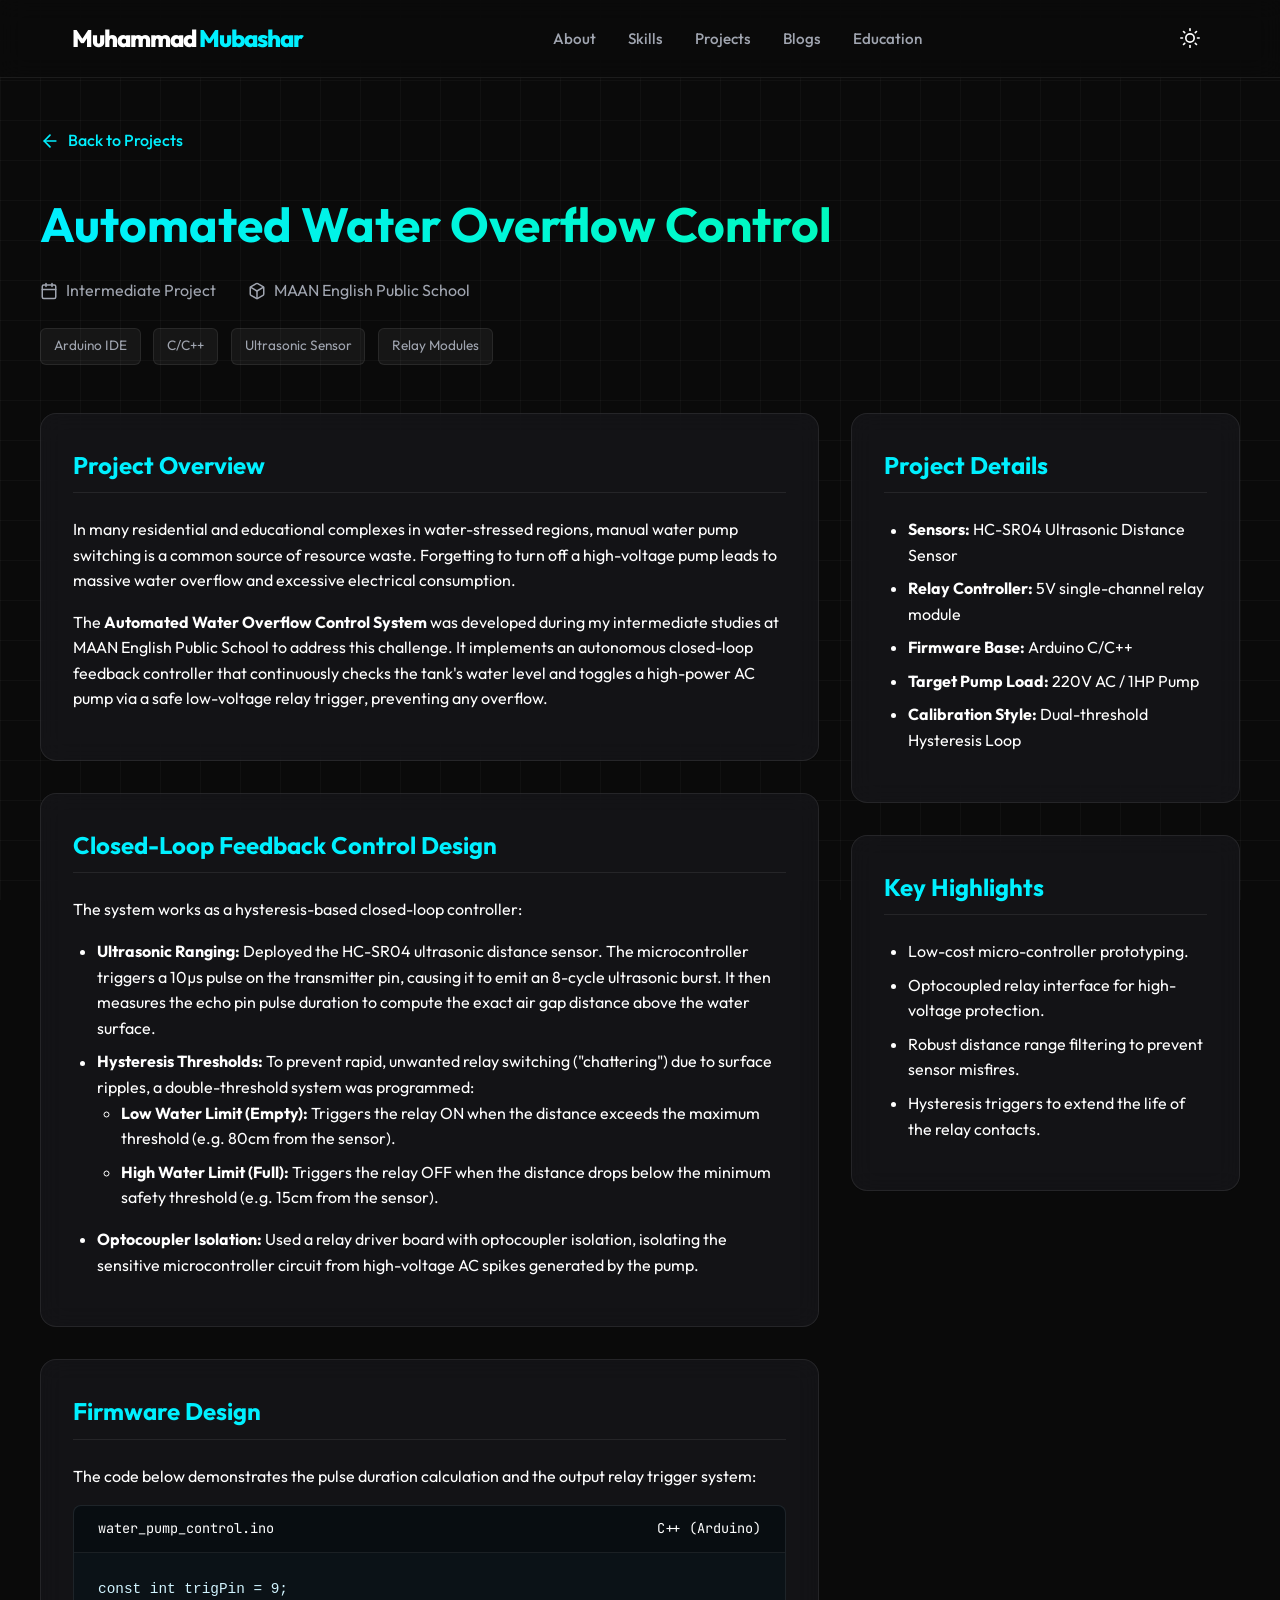
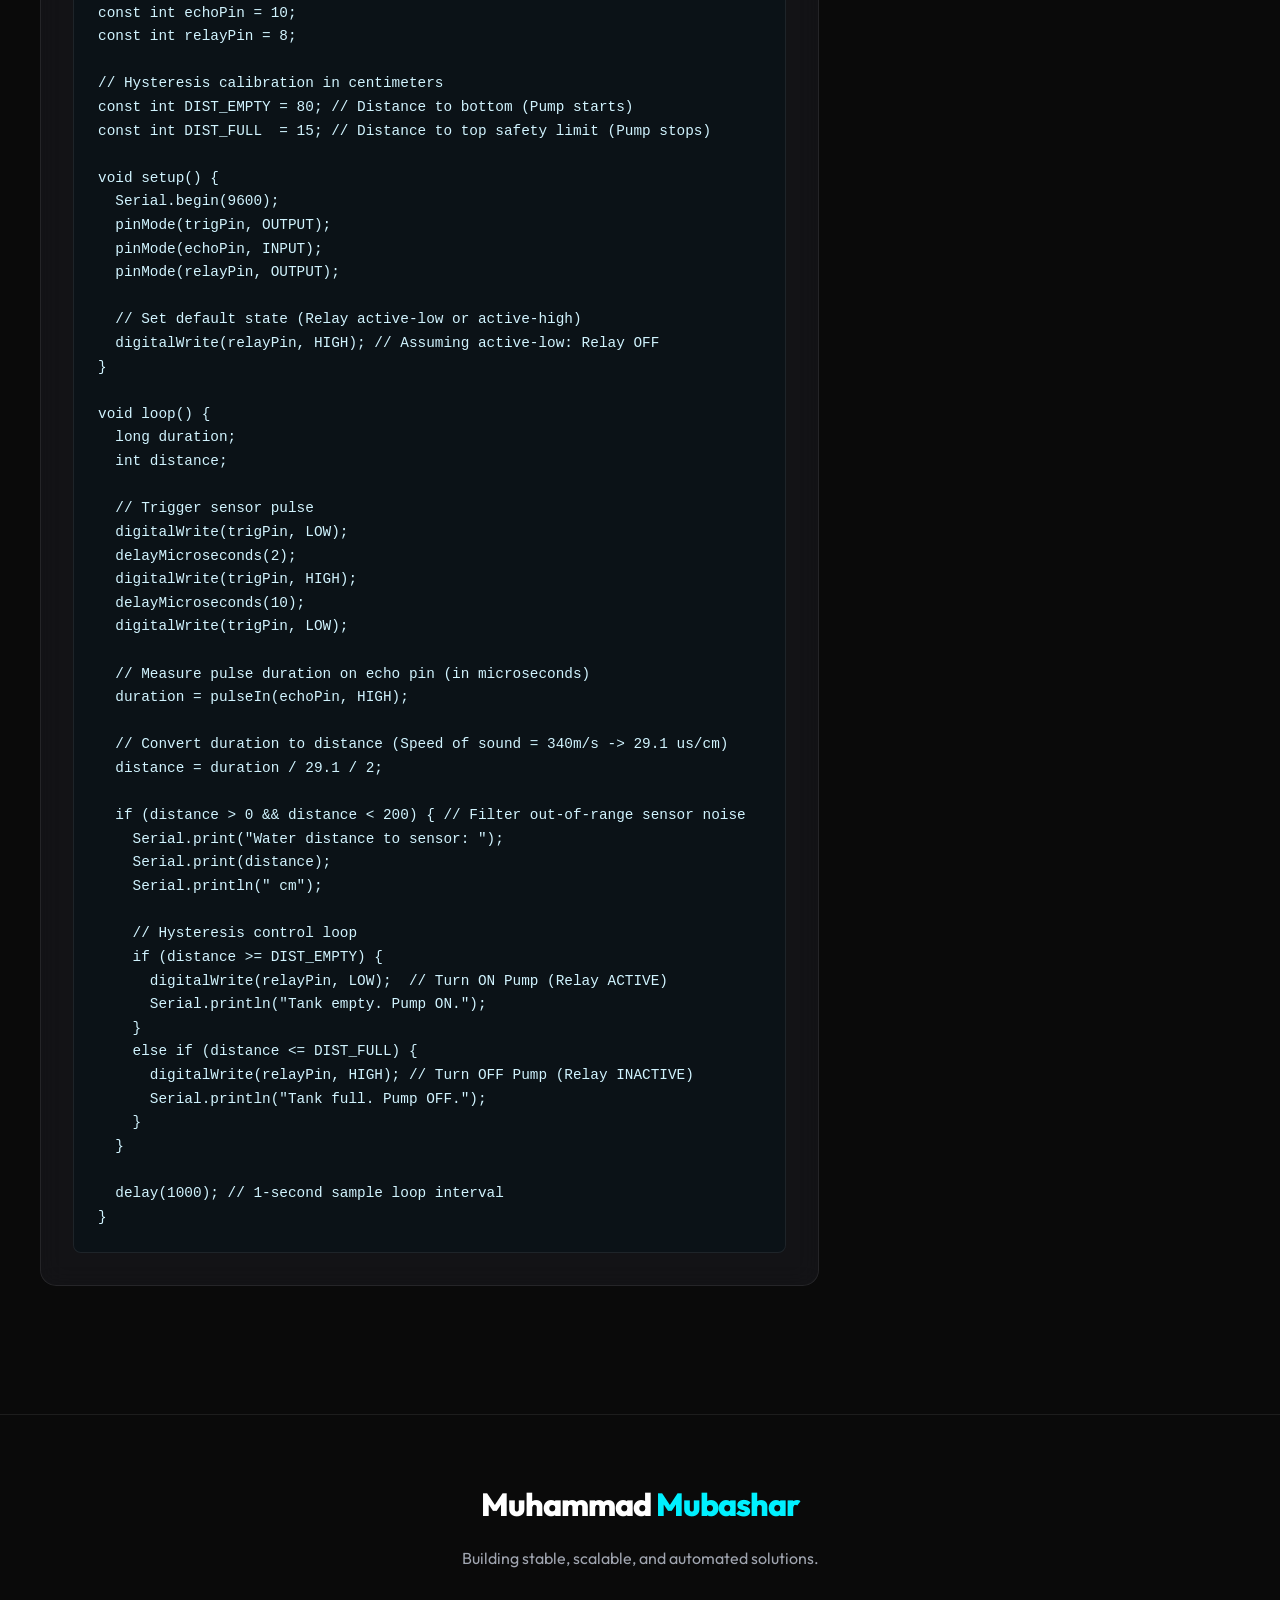
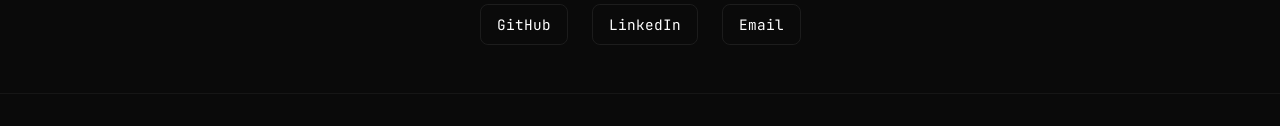
<file: project-water-overflow.html>
<!DOCTYPE html>
<html lang="en">
<head>
    <meta charset="UTF-8">
    <meta name="viewport" content="width=device-width, initial-scale=1.0">
    <title>Automated Water Overflow Control | Muhammad Mubashar</title>
    <meta name="description" content="Technical details and closed-loop control walkthrough of the Automated Water Overflow Control system.">
    <link rel="preconnect" href="https://fonts.googleapis.com">
    <link rel="preconnect" href="https://fonts.gstatic.com" crossorigin>
    <link href="https://fonts.googleapis.com/css2?family=Outfit:wght@300;400;500;700;800&family=JetBrains+Mono:wght@400;700&display=swap" rel="stylesheet">
    <link rel="stylesheet" href="style.css">
    <style>
        .project-detail-section {
            padding: 8rem 0 4rem;
        }
        .back-link {
            display: inline-flex;
            align-items: center;
            gap: 0.5rem;
            color: var(--accent-blue);
            text-decoration: none;
            font-weight: 500;
            margin-bottom: 2rem;
            transition: var(--transition);
        }
        .back-link:hover {
            transform: translateX(-5px);
            color: var(--accent-green);
        }
        .project-header {
            margin-bottom: 3rem;
        }
        .project-title {
            font-size: 3rem;
            margin-bottom: 1rem;
        }
        .project-meta-info {
            display: flex;
            gap: 2rem;
            color: var(--text-muted);
            font-size: 1rem;
            margin-bottom: 1.5rem;
            flex-wrap: wrap;
        }
        .meta-item {
            display: flex;
            align-items: center;
            gap: 0.5rem;
        }
        .project-layout {
            display: grid;
            grid-template-columns: 2fr 1fr;
            gap: 2rem;
        }
        @media (max-width: 992px) {
            .project-layout {
                grid-template-columns: 1fr;
            }
        }
        .main-info {
            display: flex;
            flex-direction: column;
            gap: 2rem;
        }
        .sidebar {
            display: flex;
            flex-direction: column;
            gap: 2rem;
        }
        .info-card {
            padding: 2rem;
        }
        .info-card h3 {
            font-size: 1.5rem;
            margin-bottom: 1.5rem;
            border-bottom: 1px solid var(--border-subtle);
            padding-bottom: 0.5rem;
            color: var(--accent-blue);
        }
        .info-card p {
            margin-bottom: 1rem;
            line-height: 1.6;
        }
        .info-card ul {
            margin-left: 1.5rem;
            margin-bottom: 1rem;
        }
        .info-card li {
            margin-bottom: 0.5rem;
            line-height: 1.6;
        }
        .code-header {
            display: flex;
            justify-content: space-between;
            align-items: center;
            background: rgba(0, 0, 0, 0.2);
            padding: 0.75rem 1.5rem;
            border-top-left-radius: 8px;
            border-top-right-radius: 8px;
            border-bottom: 1px solid var(--border-subtle);
            font-family: var(--font-mono);
            font-size: 0.85rem;
        }
        .code-container {
            background: rgba(1, 18, 28, 0.4);
            border-radius: 8px;
            border: 1px solid var(--border-subtle);
            overflow: hidden;
            margin-top: 1rem;
        }
        .code-block {
            margin: 0;
            padding: 1.5rem;
            overflow-x: auto;
            font-family: var(--font-mono);
            font-size: 0.9rem;
            line-height: 1.5;
            background: transparent;
            color: #d1f4ff;
        }
    </style>
</head>
<body>
    <div class="grid-overlay"></div>
    
    <nav class="navbar">
        <div class="nav-container">
            <a href="index.html" class="logo">Muhammad <span>Mubashar</span></a>
            <ul class="nav-links">
                <li><a href="index.html#about">About</a></li>
                <li><a href="index.html#skills">Skills</a></li>
                <li><a href="index.html#projects">Projects</a></li>
                <li><a href="index.html#blogs">Blogs</a></li>
                <li><a href="index.html#education">Education</a></li>
            </ul>
            <div class="nav-controls">
                <button id="theme-toggle" class="theme-btn" aria-label="Toggle Theme">
                    <svg class="sun-icon" xmlns="http://www.w3.org/2000/svg" width="20" height="20" viewBox="0 0 24 24" fill="none" stroke="currentColor" stroke-width="2" stroke-linecap="round" stroke-linejoin="round"><circle cx="12" cy="12" r="5"></circle><line x1="12" y1="1" x2="12" y2="3"></line><line x1="12" y1="21" x2="12" y2="23"></line><line x1="4.22" y1="4.22" x2="5.64" y2="5.64"></line><line x1="18.36" y1="18.36" x2="19.78" y2="19.78"></line><line x1="1" y1="12" x2="3" y2="12"></line><line x1="21" y1="12" x2="23" y2="12"></line><line x1="4.22" y1="19.78" x2="5.64" y2="18.36"></line><line x1="18.36" y1="5.64" x2="19.78" y2="4.22"></line></svg>
                    <svg class="moon-icon" xmlns="http://www.w3.org/2000/svg" width="20" height="20" viewBox="0 0 24 24" fill="none" stroke="currentColor" stroke-width="2" stroke-linecap="round" stroke-linejoin="round" style="display: none;"><path d="M21 12.79A9 9 0 1 1 11.21 3 7 7 0 0 0 21 12.79z"></path></svg>
                </button>
                <div class="mobile-menu-btn">
                    <span></span>
                    <span></span>
                    <span></span>
                </div>
            </div>
        </div>
    </nav>

    <main class="container project-detail-section">
        <a href="index.html#projects" class="back-link">
            <svg xmlns="http://www.w3.org/2000/svg" width="20" height="20" viewBox="0 0 24 24" fill="none" stroke="currentColor" stroke-width="2" stroke-linecap="round" stroke-linejoin="round"><line x1="19" y1="12" x2="5" y2="12"></line><polyline points="12 19 5 12 12 5"></polyline></svg>
            Back to Projects
        </a>

        <div class="project-header">
            <h1 class="project-title text-gradient">Automated Water Overflow Control</h1>
            <div class="project-meta-info">
                <div class="meta-item">
                    <svg xmlns="http://www.w3.org/2000/svg" width="18" height="18" viewBox="0 0 24 24" fill="none" stroke="currentColor" stroke-width="2" stroke-linecap="round" stroke-linejoin="round"><rect x="3" y="4" width="18" height="18" rx="2" ry="2"></rect><line x1="16" y1="2" x2="16" y2="6"></line><line x1="8" y1="2" x2="8" y2="6"></line><line x1="3" y1="10" x2="21" y2="10"></line></svg>
                    <span>Intermediate Project</span>
                </div>
                <div class="meta-item">
                    <svg xmlns="http://www.w3.org/2000/svg" width="18" height="18" viewBox="0 0 24 24" fill="none" stroke="currentColor" stroke-width="2" stroke-linecap="round" stroke-linejoin="round"><path d="M21 16V8a2 2 0 0 0-1-1.73l-7-4a2 2 0 0 0-2 0l-7 4A2 2 0 0 0 3 8v8a2 2 0 0 0 1 1.73l7 4a2 2 0 0 0 2 0l7-4A2 2 0 0 0 21 16z"></path><polyline points="3.27 6.96 12 12.01 20.73 6.96"></polyline><line x1="12" y1="22.08" x2="12" y2="12"></line></svg>
                    <span>MAAN English Public School</span>
                </div>
            </div>
            <div class="tags">
                <span class="tag">Arduino IDE</span>
                <span class="tag">C/C++</span>
                <span class="tag">Ultrasonic Sensor</span>
                <span class="tag">Relay Modules</span>
            </div>
        </div>

        <div class="project-layout">
            <div class="main-info">
                <div class="info-card glass-panel">
                    <h3>Project Overview</h3>
                    <p>
                        In many residential and educational complexes in water-stressed regions, manual water pump switching is a common source of resource waste. Forgetting to turn off a high-voltage pump leads to massive water overflow and excessive electrical consumption.
                    </p>
                    <p>
                        The <strong>Automated Water Overflow Control System</strong> was developed during my intermediate studies at MAAN English Public School to address this challenge. It implements an autonomous closed-loop feedback controller that continuously checks the tank's water level and toggles a high-power AC pump via a safe low-voltage relay trigger, preventing any overflow.
                    </p>
                </div>

                <div class="info-card glass-panel">
                    <h3>Closed-Loop Feedback Control Design</h3>
                    <p>
                        The system works as a hysteresis-based closed-loop controller:
                    </p>
                    <ul>
                        <li><strong>Ultrasonic Ranging:</strong> Deployed the HC-SR04 ultrasonic distance sensor. The microcontroller triggers a 10µs pulse on the transmitter pin, causing it to emit an 8-cycle ultrasonic burst. It then measures the echo pin pulse duration to compute the exact air gap distance above the water surface.</li>
                        <li><strong>Hysteresis Thresholds:</strong> To prevent rapid, unwanted relay switching ("chattering") due to surface ripples, a double-threshold system was programmed:
                            <ul>
                                <li><strong>Low Water Limit (Empty):</strong> Triggers the relay ON when the distance exceeds the maximum threshold (e.g. 80cm from the sensor).</li>
                                <li><strong>High Water Limit (Full):</strong> Triggers the relay OFF when the distance drops below the minimum safety threshold (e.g. 15cm from the sensor).</li>
                            </ul>
                        </li>
                        <li><strong>Optocoupler Isolation:</strong> Used a relay driver board with optocoupler isolation, isolating the sensitive microcontroller circuit from high-voltage AC spikes generated by the pump.</li>
                    </ul>
                </div>

                <div class="info-card glass-panel">
                    <h3>Firmware Design</h3>
                    <p>
                        The code below demonstrates the pulse duration calculation and the output relay trigger system:
                    </p>
                    <div class="code-container">
                        <div class="code-header">
                            <span>water_pump_control.ino</span>
                            <span>C++ (Arduino)</span>
                        </div>
                        <pre class="code-block"><code>const int trigPin = 9;
const int echoPin = 10;
const int relayPin = 8;

// Hysteresis calibration in centimeters
const int DIST_EMPTY = 80; // Distance to bottom (Pump starts)
const int DIST_FULL  = 15; // Distance to top safety limit (Pump stops)

void setup() {
  Serial.begin(9600);
  pinMode(trigPin, OUTPUT);
  pinMode(echoPin, INPUT);
  pinMode(relayPin, OUTPUT);
  
  // Set default state (Relay active-low or active-high)
  digitalWrite(relayPin, HIGH); // Assuming active-low: Relay OFF
}

void loop() {
  long duration;
  int distance;
  
  // Trigger sensor pulse
  digitalWrite(trigPin, LOW);
  delayMicroseconds(2);
  digitalWrite(trigPin, HIGH);
  delayMicroseconds(10);
  digitalWrite(trigPin, LOW);
  
  // Measure pulse duration on echo pin (in microseconds)
  duration = pulseIn(echoPin, HIGH);
  
  // Convert duration to distance (Speed of sound = 340m/s -> 29.1 us/cm)
  distance = duration / 29.1 / 2;
  
  if (distance > 0 && distance < 200) { // Filter out-of-range sensor noise
    Serial.print("Water distance to sensor: ");
    Serial.print(distance);
    Serial.println(" cm");
    
    // Hysteresis control loop
    if (distance >= DIST_EMPTY) {
      digitalWrite(relayPin, LOW);  // Turn ON Pump (Relay ACTIVE)
      Serial.println("Tank empty. Pump ON.");
    } 
    else if (distance <= DIST_FULL) {
      digitalWrite(relayPin, HIGH); // Turn OFF Pump (Relay INACTIVE)
      Serial.println("Tank full. Pump OFF.");
    }
  }
  
  delay(1000); // 1-second sample loop interval
}</code></pre>
                    </div>
                </div>
            </div>

            <div class="sidebar">
                <div class="info-card glass-panel">
                    <h3>Project Details</h3>
                    <ul>
                        <li><strong>Sensors:</strong> HC-SR04 Ultrasonic Distance Sensor</li>
                        <li><strong>Relay Controller:</strong> 5V single-channel relay module</li>
                        <li><strong>Firmware Base:</strong> Arduino C/C++</li>
                        <li><strong>Target Pump Load:</strong> 220V AC / 1HP Pump</li>
                        <li><strong>Calibration Style:</strong> Dual-threshold Hysteresis Loop</li>
                    </ul>
                </div>

                <div class="info-card glass-panel">
                    <h3>Key Highlights</h3>
                    <ul>
                        <li>Low-cost micro-controller prototyping.</li>
                        <li>Optocoupled relay interface for high-voltage protection.</li>
                        <li>Robust distance range filtering to prevent sensor misfires.</li>
                        <li>Hysteresis triggers to extend the life of the relay contacts.</li>
                    </ul>
                </div>
            </div>
        </div>
    </main>

    <footer class="footer">
        <div class="container footer-content">
            <div class="footer-logo">
                Muhammad <span>Mubashar</span>
            </div>
            <p class="footer-text">Building stable, scalable, and automated solutions.</p>
            <div class="footer-socials">
                <a href="https://github.com/mhussain786360" target="_blank" class="social-icon">GitHub</a>
                <a href="https://linkedin.com/in/muhammadmubashar2456" target="_blank" class="social-icon">LinkedIn</a>
                <a href="mailto:hussainmubashar110@gmail.com" class="social-icon">Email</a>
            </div>
        </div>
        <div class="footer-bottom">
            <p>&copy; 2026 Muhammad Mubashar. All rights reserved.</p>
        </div>
    </footer>

    <script src="script.js"></script>
</body>
</html>
</file>
<file: style.css>
/* 
  Muhammad Mubashar - Portfolio CSS
  Theme: High-Tech, Glassmorphism, Deep Charcoal & Electric Accents
*/

:root {
    --bg-dark: #0a0a0a;
    --bg-charcoal: #121212;
    --bg-card: rgba(25, 25, 30, 0.6);
    
    --accent-blue: #00f0ff;
    --accent-green: #00ff9d;
    
    --text-main: #ffffff;
    --text-muted: #a0a5b0;
    --text-dark: #121212;
    
    --font-primary: 'Outfit', sans-serif;
    --font-mono: 'JetBrains Mono', monospace;
    
    --border-subtle: rgba(255, 255, 255, 0.08);
    --border-glow-blue: rgba(0, 240, 255, 0.3);
    --border-glow-green: rgba(0, 255, 157, 0.3);
    
    --glass-blur: blur(12px);
    --transition: all 0.3s cubic-bezier(0.25, 0.8, 0.25, 1);
}

/* Light Mode Overrides */
body.light-mode {
    --bg-dark: #f0f2f5;
    --bg-charcoal: #ffffff;
    --bg-card: rgba(255, 255, 255, 0.7);
    
    --accent-blue: #0088ff;
    --accent-green: #00c473;
    
    --text-main: #121212;
    --text-muted: #5a606d;
    --text-dark: #f0f0f0;
    
    --border-subtle: rgba(0, 0, 0, 0.08);
    --border-glow-blue: rgba(0, 136, 255, 0.3);
    --border-glow-green: rgba(0, 196, 115, 0.3);
}

body.light-mode .grid-overlay {
    background-image: 
        linear-gradient(to right, rgba(0, 0, 0, 0.03) 1px, transparent 1px),
        linear-gradient(to bottom, rgba(0, 0, 0, 0.03) 1px, transparent 1px);
}

body.light-mode .id-header {
    background: rgba(0, 0, 0, 0.03);
}

body.light-mode .id-stats {
    background: rgba(0, 0, 0, 0.03);
}

body.light-mode .status-badge {
    background: rgba(255, 255, 255, 0.8);
}

body.light-mode .btn-primary {
    color: #fff;
}

body.light-mode .navbar {
    background: rgba(255, 255, 255, 0.85);
}

body.light-mode .float-box {
    background: rgba(255, 255, 255, 0.8);
    box-shadow: 0 10px 20px rgba(0,0,0,0.05);
}

* {
    margin: 0;
    padding: 0;
    box-sizing: border-box;
}

html {
    scroll-behavior: smooth;
}

body {
    background-color: var(--bg-dark);
    color: var(--text-main);
    font-family: var(--font-primary);
    line-height: 1.6;
    overflow-x: hidden;
    position: relative;
}

/* Background Grid Overlay */
.grid-overlay {
    position: fixed;
    top: 0;
    left: 0;
    width: 100vw;
    height: 100vh;
    background-image: 
        linear-gradient(to right, rgba(255, 255, 255, 0.03) 1px, transparent 1px),
        linear-gradient(to bottom, rgba(255, 255, 255, 0.03) 1px, transparent 1px);
    background-size: 40px 40px;
    z-index: -1;
    pointer-events: none;
}

/* Typography Utilities */
.text-gradient {
    background: linear-gradient(90deg, var(--accent-blue), var(--accent-green));
    -webkit-background-clip: text;
    -webkit-text-fill-color: transparent;
    background-clip: text;
    color: transparent;
}

.code-font {
    font-family: var(--font-mono);
}

.container {
    max-width: 1200px;
    margin: 0 auto;
    padding: 0 2rem;
}

.section {
    padding: 100px 0;
}

.section-header {
    margin-bottom: 3rem;
    position: relative;
    display: inline-block;
}

.section-title {
    font-size: 2.5rem;
    font-weight: 700;
    letter-spacing: -0.5px;
}

.header-line {
    width: 60px;
    height: 4px;
    background: linear-gradient(90deg, var(--accent-blue), var(--accent-green));
    margin-top: 0.5rem;
    border-radius: 2px;
}

/* Glassmorphism Panel */
.glass-panel {
    background: var(--bg-card);
    backdrop-filter: var(--glass-blur);
    -webkit-backdrop-filter: var(--glass-blur);
    border: 1px solid var(--border-subtle);
    border-radius: 16px;
    transition: var(--transition);
}

.glass-panel:hover {
    border-color: var(--border-glow-blue);
    box-shadow: 0 0 20px rgba(0, 240, 255, 0.1);
}

/* Navigation */
.navbar {
    position: fixed;
    top: 0;
    left: 0;
    width: 100%;
    padding: 1.2rem 0;
    background: rgba(10, 10, 10, 0.8);
    backdrop-filter: var(--glass-blur);
    -webkit-backdrop-filter: var(--glass-blur);
    border-bottom: 1px solid var(--border-subtle);
    z-index: 1000;
    transition: var(--transition);
}

.nav-container {
    max-width: 1200px;
    margin: 0 auto;
    padding: 0 2rem;
    display: flex;
    justify-content: space-between;
    align-items: center;
}

.logo {
    font-size: 1.5rem;
    font-weight: 800;
    color: var(--text-main);
    text-decoration: none;
    letter-spacing: -1px;
}

.logo span {
    color: var(--accent-blue);
}

.nav-links {
    display: flex;
    list-style: none;
    gap: 2rem;
}

.nav-links a {
    color: var(--text-muted);
    text-decoration: none;
    font-weight: 500;
    font-size: 0.95rem;
    transition: var(--transition);
    position: relative;
}

.nav-links a:hover {
    color: var(--accent-blue);
}

.nav-links a::after {
    content: '';
    position: absolute;
    bottom: -5px;
    left: 0;
    width: 0;
    height: 2px;
    background: var(--accent-blue);
    transition: var(--transition);
}

.nav-links a:hover::after {
    width: 100%;
}

.nav-controls {
    display: flex;
    align-items: center;
    gap: 1.5rem;
}

.theme-btn {
    background: transparent;
    border: none;
    color: var(--text-main);
    cursor: pointer;
    display: flex;
    align-items: center;
    justify-content: center;
    padding: 0.5rem;
    border-radius: 50%;
    transition: var(--transition);
}

.theme-btn:hover {
    background: rgba(255, 255, 255, 0.1);
    color: var(--accent-blue);
}

body.light-mode .theme-btn:hover {
    background: rgba(0, 0, 0, 0.05);
}

.mobile-menu-btn {
    display: none;
}

/* Buttons */
.btn {
    display: inline-block;
    padding: 0.8rem 2rem;
    border-radius: 8px;
    font-family: var(--font-mono);
    font-size: 0.9rem;
    font-weight: 700;
    text-decoration: none;
    text-transform: uppercase;
    letter-spacing: 1px;
    transition: var(--transition);
    cursor: pointer;
}

.btn-primary {
    background: var(--accent-blue);
    color: var(--text-dark);
    border: none;
    box-shadow: 0 0 15px rgba(0, 240, 255, 0.3);
}

.btn-primary:hover {
    box-shadow: 0 0 25px rgba(0, 240, 255, 0.5);
    transform: translateY(-2px);
}

.btn-secondary {
    background: transparent;
    color: var(--accent-green);
    border: 1px solid var(--accent-green);
}

.btn-secondary:hover {
    background: rgba(0, 255, 157, 0.1);
    box-shadow: 0 0 15px rgba(0, 255, 157, 0.2);
    transform: translateY(-2px);
}

/* Hero Section */
.hero {
    min-height: 100vh;
    display: flex;
    align-items: center;
    padding-top: 80px;
}

.hero-content {
    display: grid;
    grid-template-columns: 1fr 1fr;
    gap: 4rem;
    align-items: center;
}

.hero-text h1 {
    font-size: 3.5rem;
    line-height: 1.1;
    margin-bottom: 1rem;
    font-weight: 800;
}

.hero-text h1 .text-gradient {
    white-space: nowrap;
}

.hero-text .subtitle {
    font-size: 1.5rem;
    color: var(--text-muted);
    font-weight: 400;
    margin-bottom: 2rem;
}

.bio {
    font-size: 1.05rem;
    color: var(--text-muted);
    margin-bottom: 2.5rem;
    max-width: 90%;
}

.hero-actions {
    display: flex;
    gap: 1rem;
}

/* Hero Visual & Profile Card */
.hero-visual {
    position: relative;
    display: flex;
    justify-content: center;
    align-items: center;
}

/* Dashboard ID Card */
.dashboard-id-card {
    width: 100%;
    max-width: 400px;
    padding: 0;
    overflow: hidden;
    position: relative;
    box-shadow: 0 20px 40px rgba(0,0,0,0.4);
}

.id-header {
    background: rgba(0, 0, 0, 0.4);
    padding: 0.8rem 1.2rem;
    display: flex;
    justify-content: space-between;
    align-items: center;
    border-bottom: 1px solid var(--border-subtle);
}

.dot-group {
    display: flex;
    gap: 6px;
}

.dot {
    width: 10px;
    height: 10px;
    border-radius: 50%;
}

.dot.red { background: #ff5f56; }
.dot.yellow { background: #ffbd2e; }
.dot.green { background: #27c93f; }

.id-content {
    padding: 2.5rem;
    display: flex;
    flex-direction: column;
    align-items: center;
    gap: 1.5rem;
}

.id-photo-wrapper {
    width: 160px;
    height: 160px;
    border-radius: 20px;
    overflow: hidden;
    position: relative;
    border: 1px solid rgba(255, 255, 255, 0.1);
    box-shadow: 0 10px 30px rgba(0, 0, 0, 0.5);
    transition: transform 0.3s ease;
}

.id-photo-wrapper:hover {
    transform: scale(1.02);
    border-color: rgba(0, 240, 255, 0.3);
}

.id-photo {
    width: 100%;
    height: 100%;
    object-fit: cover;
    object-position: center 15%;
}

.id-details {
    width: 100%;
    text-align: left;
}

.id-name {
    font-size: 1.4rem;
    font-weight: 700;
    margin-bottom: 0.2rem;
}

.id-role {
    font-family: var(--font-mono);
    font-size: 0.85rem;
    margin-bottom: 1.5rem;
    display: inline-block;
}

.id-stats {
    display: flex;
    flex-direction: column;
    gap: 0.8rem;
    background: rgba(0, 0, 0, 0.2);
    padding: 1rem;
    border-radius: 12px;
    border: 1px solid var(--border-subtle);
}

.stat-item {
    display: flex;
    justify-content: space-between;
    font-size: 0.85rem;
}

.stat-label {
    color: var(--text-muted);
}

.stat-value {
    font-weight: 700;
    font-family: var(--font-mono);
}

/* Skills Matrix */
.skills-grid {
    display: grid;
    grid-template-columns: repeat(auto-fit, minmax(250px, 1fr));
    gap: 1.5rem;
}

.skill-category {
    padding: 2rem;
}

.category-icon {
    width: 50px;
    height: 50px;
    background: rgba(0, 240, 255, 0.1);
    border-radius: 12px;
    display: flex;
    align-items: center;
    justify-content: center;
    color: var(--accent-blue);
    margin-bottom: 1.5rem;
}

.skill-category:nth-child(even) .category-icon {
    background: rgba(0, 255, 157, 0.1);
    color: var(--accent-green);
}

.skill-category h3 {
    font-size: 1.2rem;
    margin-bottom: 1.5rem;
}

.tags {
    display: flex;
    flex-wrap: wrap;
    gap: 0.8rem;
}

.tag {
    background: rgba(255, 255, 255, 0.05);
    border: 1px solid var(--border-subtle);
    padding: 0.4rem 0.8rem;
    border-radius: 6px;
    font-size: 0.85rem;
    color: var(--text-muted);
    transition: var(--transition);
}

.tag:hover {
    color: var(--text-main);
    background: rgba(255, 255, 255, 0.1);
    border-color: rgba(255, 255, 255, 0.3);
}

/* Projects Section */
.projects-container {
    display: grid;
    grid-template-columns: repeat(auto-fit, minmax(280px, 1fr));
    gap: 2rem;
}

.project-card {
    overflow: hidden;
    display: flex;
    flex-direction: column;
}

.project-image-wrapper {
    height: 200px;
    position: relative;
    overflow: hidden;
    background: var(--bg-charcoal);
    border-bottom: 1px solid var(--border-subtle);
}

.project-img {
    width: 100%;
    height: 100%;
    object-fit: cover;
    transition: transform 0.5s ease;
}

.project-card:hover .project-img {
    transform: scale(1.05);
}

/* CSS Placeholders for un-generated images */
.placeholder-image {
    display: flex;
    align-items: center;
    justify-content: center;
    background: linear-gradient(135deg, #121212 0%, #1a1a24 100%);
}

.db-placeholder .code-overlay {
    color: var(--accent-blue);
    font-family: var(--font-mono);
    font-size: 0.9rem;
    opacity: 0.7;
    background: rgba(0,0,0,0.5);
    padding: 1rem;
    border-radius: 8px;
    border: 1px solid rgba(0, 240, 255, 0.2);
}

.hw-placeholder .sensor-overlay {
    width: 80px;
    height: 80px;
    border-radius: 50%;
    border: 2px dashed var(--accent-green);
    position: relative;
    display: flex;
    align-items: center;
    justify-content: center;
}

.hw-placeholder .wave-ring {
    position: absolute;
    width: 100%;
    height: 100%;
    border-radius: 50%;
    border: 2px solid var(--accent-green);
    animation: ping 2s cubic-bezier(0, 0, 0.2, 1) infinite;
}

@keyframes ping {
    75%, 100% {
        transform: scale(2);
        opacity: 0;
    }
}

.project-overlay {
    position: absolute;
    top: 1rem;
    right: 1rem;
    z-index: 10;
}

.status-badge {
    background: rgba(10, 10, 10, 0.8);
    backdrop-filter: blur(4px);
    border: 1px solid var(--border-subtle);
    padding: 0.3rem 0.8rem;
    border-radius: 20px;
    font-size: 0.75rem;
    font-weight: 700;
    text-transform: uppercase;
    color: var(--text-muted);
}

.status-badge.active {
    color: var(--accent-green);
    border-color: rgba(0, 255, 157, 0.3);
}

.project-content {
    padding: 2rem;
    flex-grow: 1;
    display: flex;
    flex-direction: column;
}

.project-meta {
    display: flex;
    justify-content: space-between;
    font-size: 0.8rem;
    color: var(--text-muted);
    font-family: var(--font-mono);
    margin-bottom: 1rem;
}

.project-content h3 {
    font-size: 1.4rem;
    margin-bottom: 1rem;
    color: var(--text-main);
}

.project-desc {
    color: var(--text-muted);
    font-size: 0.95rem;
    margin-bottom: 1.5rem;
    flex-grow: 1;
}

.tech-stack {
    display: flex;
    flex-wrap: wrap;
    gap: 0.5rem;
    margin-bottom: 1.5rem;
}

.tech-item {
    font-family: var(--font-mono);
    font-size: 0.75rem;
    color: var(--accent-blue);
    background: rgba(0, 240, 255, 0.05);
    padding: 0.2rem 0.6rem;
    border-radius: 4px;
    border: 1px solid rgba(0, 240, 255, 0.15);
}

.project-features {
    list-style: none;
    padding-left: 0;
}

.project-features li {
    position: relative;
    padding-left: 1.5rem;
    font-size: 0.85rem;
    color: var(--text-muted);
    margin-bottom: 0.5rem;
}

.project-features li::before {
    content: '→';
    position: absolute;
    left: 0;
    color: var(--accent-blue);
}

/* Education / Certifications Section */
.timeline-container {
    position: relative;
    max-width: 800px;
    margin: 0 auto;
}

.timeline-container::before {
    content: '';
    position: absolute;
    top: 0;
    bottom: 0;
    left: 20px;
    width: 2px;
    background: var(--border-subtle);
}

.timeline-item {
    position: relative;
    padding-left: 60px;
    margin-bottom: 3rem;
}

.timeline-item:last-child {
    margin-bottom: 0;
}

.timeline-dot {
    position: absolute;
    left: 15px;
    top: 20px;
    width: 12px;
    height: 12px;
    background: var(--bg-dark);
    border: 2px solid var(--text-muted);
    border-radius: 50%;
    z-index: 2;
}

.highlight-dot {
    border-color: var(--accent-blue);
    box-shadow: 0 0 10px var(--accent-blue);
    background: var(--accent-blue);
}

.timeline-content {
    padding: 2rem;
}

.highlight-panel {
    border-color: rgba(0, 240, 255, 0.3);
}

.cert-header {
    display: flex;
    justify-content: space-between;
    align-items: flex-start;
    margin-bottom: 1rem;
    gap: 1rem;
}

.cert-header h3 {
    font-size: 1.2rem;
    line-height: 1.3;
}

.issuer {
    font-family: var(--font-mono);
    font-size: 0.8rem;
    color: var(--accent-blue);
    background: rgba(0, 240, 255, 0.1);
    padding: 0.3rem 0.8rem;
    border-radius: 12px;
    white-space: nowrap;
}

.status-in-progress {
    color: var(--accent-green);
    background: rgba(0, 255, 157, 0.1);
}

.timeline-content p {
    color: var(--text-muted);
    font-size: 0.95rem;
    margin-bottom: 1rem;
}

.institution-name {
    font-weight: 700;
    color: var(--text-main) !important;
}

.coursework strong {
    display: block;
    margin-bottom: 0.5rem;
    font-size: 0.9rem;
    color: var(--text-main);
}

.coursework ul {
    list-style: none;
    display: flex;
    flex-wrap: wrap;
    gap: 0.8rem;
}

.coursework ul li {
    background: rgba(255, 255, 255, 0.05);
    padding: 0.3rem 0.8rem;
    border-radius: 4px;
    font-size: 0.85rem;
    color: var(--text-muted);
    border: 1px solid var(--border-subtle);
}

.verify-link {
    display: inline-flex;
    align-items: center;
    gap: 0.5rem;
    color: var(--accent-blue);
    text-decoration: none;
    font-size: 0.9rem;
    font-weight: 500;
    margin-top: 1rem;
    transition: var(--transition);
}

.verify-link:hover {
    color: #fff;
    text-shadow: 0 0 8px var(--accent-blue);
}

/* Footer */
.footer {
    border-top: 1px solid var(--border-subtle);
    padding: 4rem 0 2rem;
    margin-top: 4rem;
    background: rgba(10, 10, 10, 0.5);
}

.footer-content {
    display: flex;
    flex-direction: column;
    align-items: center;
    text-align: center;
    margin-bottom: 3rem;
}

.footer-logo {
    font-size: 2rem;
    font-weight: 800;
    margin-bottom: 1rem;
    letter-spacing: -1px;
}

.footer-logo span {
    color: var(--accent-blue);
}

.footer-text {
    color: var(--text-muted);
    margin-bottom: 2rem;
}

.footer-socials {
    display: flex;
    gap: 1.5rem;
}

.social-icon {
    color: var(--text-main);
    text-decoration: none;
    font-family: var(--font-mono);
    font-size: 0.9rem;
    padding: 0.5rem 1rem;
    border: 1px solid var(--border-subtle);
    border-radius: 8px;
    transition: var(--transition);
}

.social-icon:hover {
    border-color: var(--accent-blue);
    color: var(--accent-blue);
}

.footer-bottom {
    text-align: center;
    color: var(--text-muted);
    font-size: 0.8rem;
    border-top: 1px solid rgba(255, 255, 255, 0.05);
    padding-top: 2rem;
}

/* Responsive Design */
@media (max-width: 992px) {
    .hero-content {
        grid-template-columns: 1fr;
        text-align: center;
    }
    
    .hero-text .bio {
        margin: 0 auto 2.5rem;
    }
    
    .hero-actions {
        justify-content: center;
    }
    
    .hero-visual {
        order: -1;
    }
    
    .float-box.fb-1 { right: 0; }
    .float-box.fb-2 { left: 0; }
}

@media (max-width: 768px) {
    .container {
        padding: 0 1.5rem;
    }
    
    .section {
        padding: 70px 0;
    }

    .nav-links {
        display: none; /* Can be toggled via JS */
    }
    
    .mobile-menu-btn {
        display: flex;
        flex-direction: column;
        gap: 5px;
        cursor: pointer;
    }
    
    .mobile-menu-btn span {
        width: 25px;
        height: 2px;
        background: var(--text-main);
        transition: var(--transition);
    }
    
    .hero {
        padding-top: 100px;
    }

    .hero-text h1 {
        font-size: 2.2rem;
    }
    
    .hero-text h1 .text-gradient {
        white-space: normal;
        display: block;
    }

    .subtitle {
        font-size: 1.2rem;
    }

    .hero-actions {
        flex-direction: column;
        gap: 1rem;
        width: 100%;
        max-width: 300px;
        margin: 0 auto;
    }

    .hero-actions .btn {
        width: 100%;
    }

    .dashboard-id-card {
        max-width: 100%;
    }

    .id-photo-wrapper {
        width: 120px;
        height: 120px;
    }

    .id-name {
        font-size: 1.2rem;
    }

    .cert-header {
        flex-direction: column;
        gap: 0.5rem;
    }
    
    .timeline-item {
        padding-left: 45px;
    }
    
    .timeline-container::before {
        left: 15px;
    }
    
    .timeline-dot {
        left: 10px;
    }
}

@media (max-width: 480px) {
    .section-title {
        font-size: 2rem;
    }
    
    .hero-text h1 {
        font-size: 1.8rem;
    }
    
    .footer-socials {
        flex-direction: column;
        gap: 1rem;
    }
    
    .coursework ul {
        flex-direction: column;
    }
}
</file>
